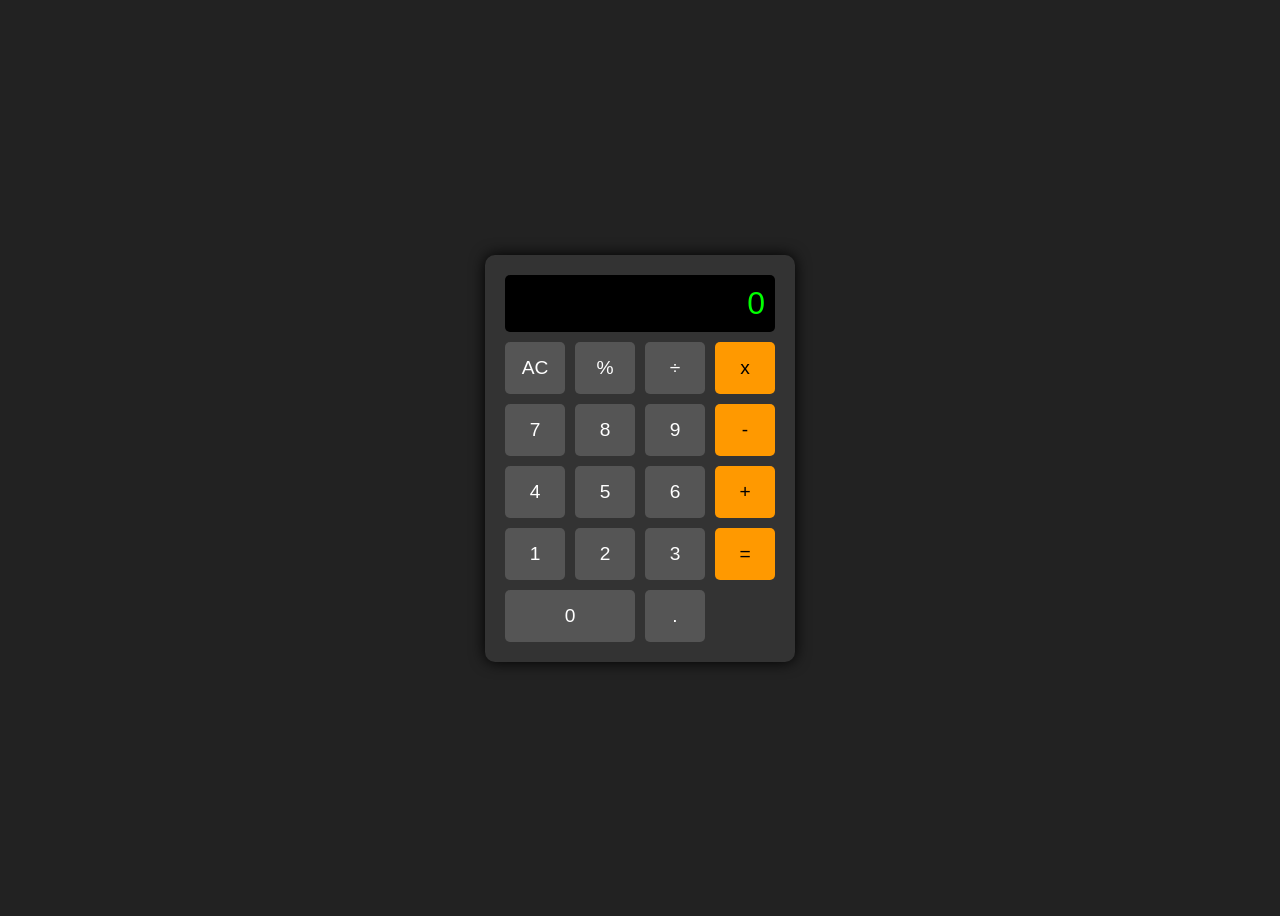
<file: templates/aplicações/complet_apps/calculadora/index.html>
<!DOCTYPE html>
<html lang="pt-BR">
<head>
<meta charset="UTF-8">
<meta name="viewport" content="width=device-width, initial-scale=1.0">
<title>Calculadora</title>
<style>
    body {
        display: flex;
        justify-content: center;
        align-items: center;
        height: 100vh;
        background: #222;
        font-family: Arial, sans-serif;
    }
    .calculadora {
        background: #333;
        padding: 20px;
        border-radius: 10px;
        box-shadow: 0 0 15px #000;
    }
    .resultado {
        background: #000;
        color: #0f0;
        font-size: 2em;
        padding: 10px;
        text-align: right;
        border-radius: 5px;
        margin-bottom: 10px;
        min-width: 220px;
    }
    .botoes {
        display: grid;
        grid-template-columns: repeat(4, 60px);
        grid-gap: 10px;
    }
    button {
        padding: 15px;
        font-size: 1.2em;
        border: none;
        border-radius: 5px;
        cursor: pointer;
        background: #555;
        color: #fff;
        transition: 0.2s;
    }
    button:hover {
        background: #777;
    }
    .operador {
        background: #f90;
        color: #000;
    }
</style>
</head>
<body>
<div class="calculadora">
    <div class="resultado" id="resultado">0</div>
    <div class="botoes">
        <button onclick="clearResultado()">AC</button>
        <button onclick="adicionar('%')">%</button>
        <button onclick="adicionar('/')">÷</button>
        <button onclick="adicionar('*')" class="operador">x</button>

        <button onclick="adicionar('7')">7</button>
        <button onclick="adicionar('8')">8</button>
        <button onclick="adicionar('9')">9</button>
        <button onclick="adicionar('-')" class="operador">-</button>

        <button onclick="adicionar('4')">4</button>
        <button onclick="adicionar('5')">5</button>
        <button onclick="adicionar('6')">6</button>
        <button onclick="adicionar('+')" class="operador">+</button>

        <button onclick="adicionar('1')">1</button>
        <button onclick="adicionar('2')">2</button>
        <button onclick="adicionar('3')">3</button>
        <button onclick="calcular()" class="operador">=</button>

        <button onclick="adicionar('0')" style="grid-column: span 2;">0</button>
        <button onclick="adicionar('.')">.</button>
    </div>
</div>

<script>
    let resultado = document.getElementById('resultado');
    let expressao = '';

    function adicionar(valor) {
        expressao += valor;
        resultado.innerText = expressao;
    }

    function clearResultado() {
        expressao = '';
        resultado.innerText = '0';
    }

    function calcular() {
        try {
            resultado.innerText = eval(expressao);
            expressao = resultado.innerText;
        } catch {
            resultado.innerText = 'Erro';
            expressao = '';
        }
    }
</script>
</body>
</html>
</file>
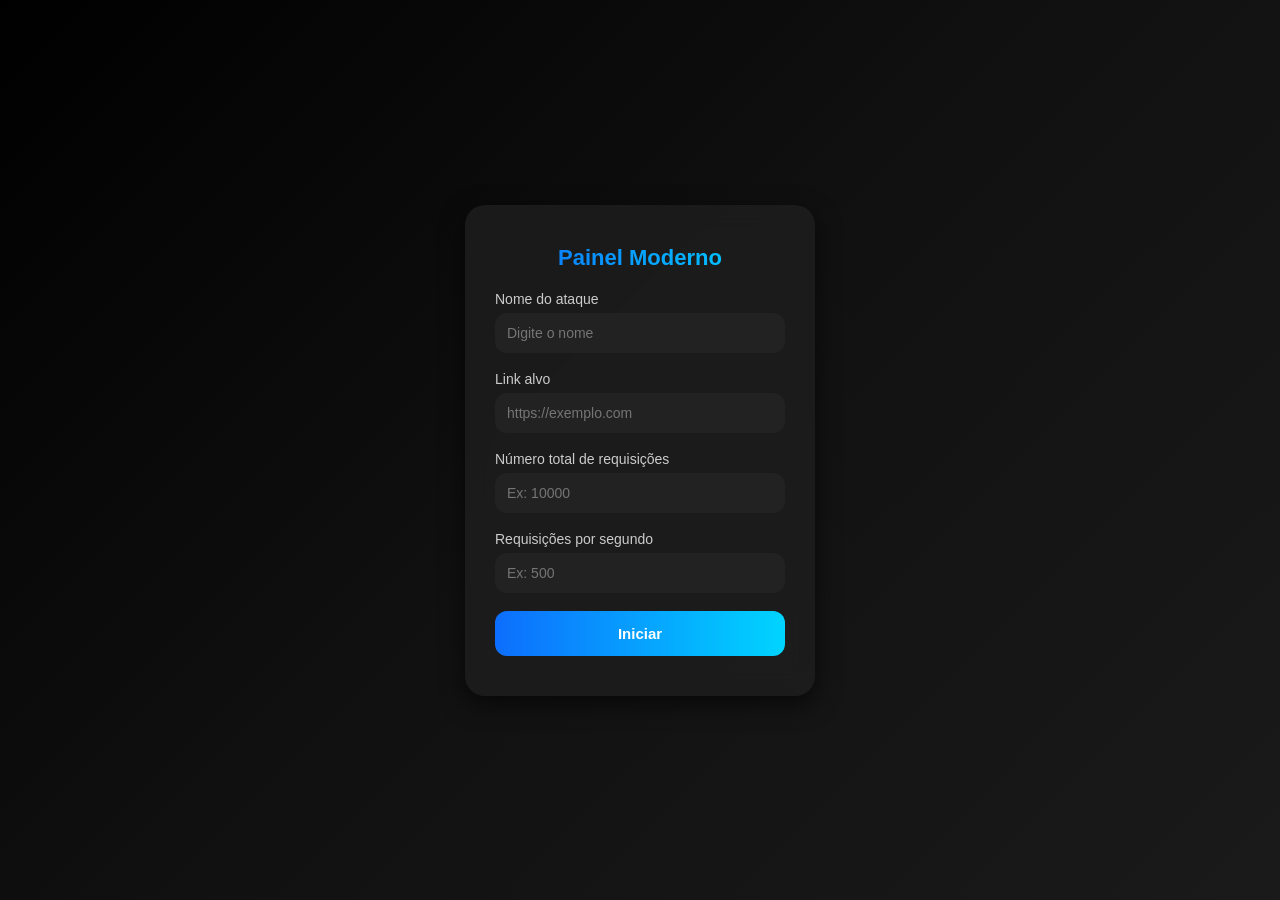
<file: templates/aplicações/complet_apps/ddosPlanet/templates/index.html>
<!DOCTYPE html>
<html lang="pt-BR">
<head>
  <meta charset="UTF-8">
  <meta name="viewport" content="width=device-width, initial-scale=1.0">
  <title>Over drive</title>
  <style>
    /* Reset básico */
    * {
      margin: 0;
      padding: 0;
      box-sizing: border-box;
    }

    body {
      font-family: "Segoe UI", Roboto, sans-serif;
      background: linear-gradient(135deg, #000000, #111111, #1a1a1a);
      color: #f1f1f1;
      min-height: 100vh;
      display: flex;
      justify-content: center;
      align-items: center;
    }

    .content {
      background: rgba(30, 30, 30, 0.8);
      backdrop-filter: blur(12px);
      padding: 40px 30px;
      border-radius: 20px;
      box-shadow: 0 8px 25px rgba(0,0,0,0.6);
      width: 350px;
      text-align: center;
      animation: fadeIn 0.8s ease;
    }

    .content p.title {
      font-size: 22px;
      font-weight: bold;
      margin-bottom: 20px;
      background: linear-gradient(90deg, #0d6efd, #00d4ff);
      -webkit-background-clip: text;
      -webkit-text-fill-color: transparent;
    }

    .content h3, .content p.label {
      margin-bottom: 6px;
      font-weight: 500;
      text-align: left;
      font-size: 14px;
      color: #ccc;
    }

    input {
      width: 100%;
      padding: 12px;
      margin-bottom: 18px;
      border: none;
      border-radius: 12px;
      background: #222;
      color: #fff;
      font-size: 14px;
      outline: none;
      transition: 0.3s;
    }

    input:focus {
      background: #2d2d2d;
      box-shadow: 0 0 0 2px #0d6efd;
    }

    button {
      width: 100%;
      padding: 14px;
      border: none;
      border-radius: 12px;
      background: linear-gradient(90deg, #0d6efd, #00d4ff);
      color: #fff;
      font-size: 15px;
      font-weight: bold;
      cursor: pointer;
      transition: transform 0.2s, box-shadow 0.3s;
    }

    button:hover {
      transform: scale(1.05);
      box-shadow: 0 0 15px rgba(0, 212, 255, 0.6);
    }

    @keyframes fadeIn {
      from { opacity: 0; transform: translateY(20px); }
      to { opacity: 1; transform: translateY(0); }
    }
  </style>
</head>
<body>
  <div class="content">
    <p class="title">Painel Moderno</p>
    
    <h3>Nome do ataque</h3>
    <input type="text" id="nomeatack" placeholder="Digite o nome">

    <h3>Link alvo</h3>
    <input type="url" id="link" placeholder="https://exemplo.com">

    <h3>Número total de requisições</h3>
    <input type="number" id="requisoestotal" placeholder="Ex: 10000">

    <p class="label">Requisições por segundo</p>
    <input type="number" id="requisoessegundo" placeholder="Ex: 500">

    <button>Iniciar</button>
  </div>
</body>
</html>
</file>
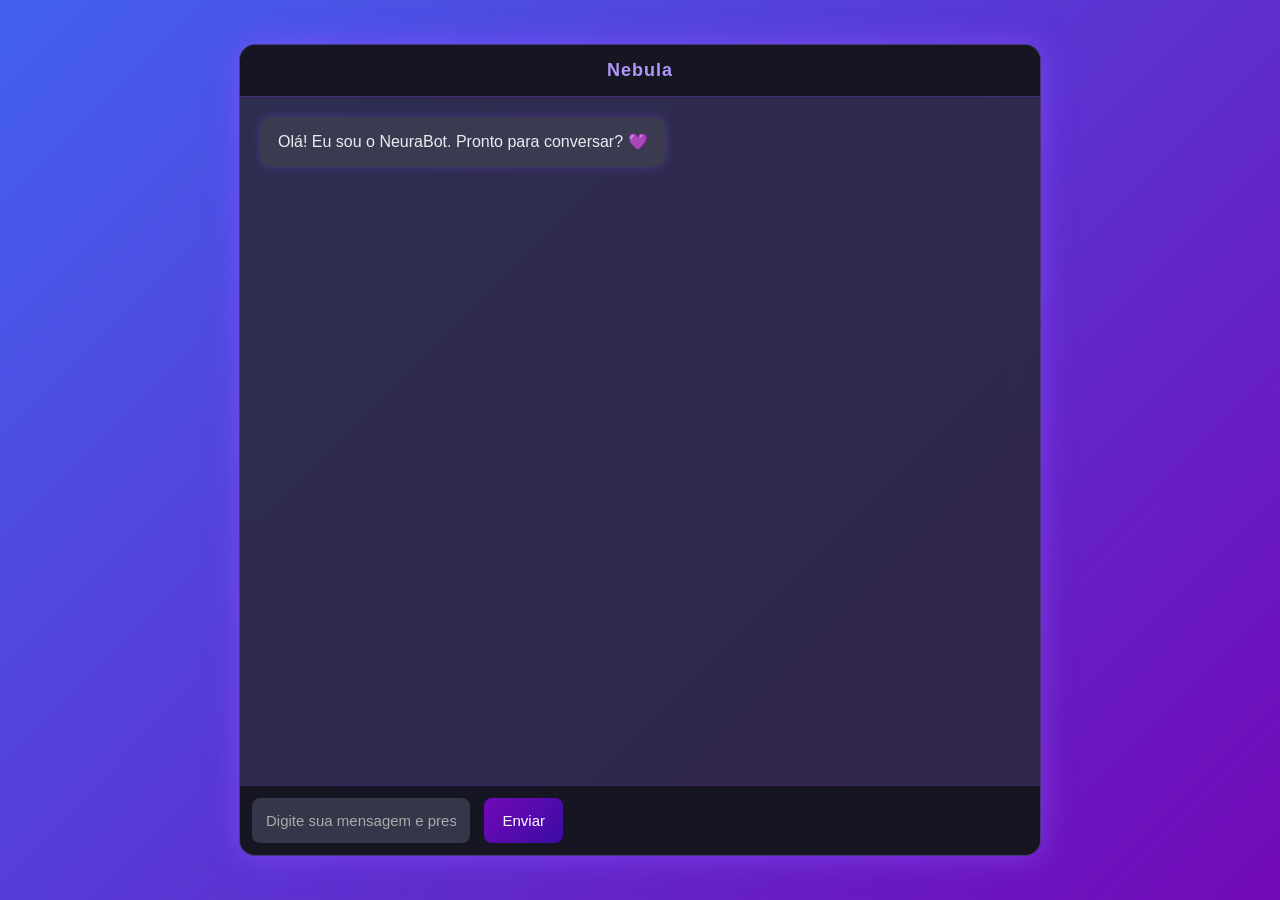
<file: templates/aplicações/complet_apps/nebula_intelegence/templates/index.html>
<!DOCTYPE html>
<html lang="pt-BR">
<head>
  <meta charset="UTF-8">
  <meta name="viewport" content="width=device-width, initial-scale=1.0">
  <title>NeuraBot</title>
  <style>
    /* ===== Fundo com aura animada ===== */
    body {
      margin: 0;
      font-family: "Inter", Arial, sans-serif;
      background: linear-gradient(-45deg, #1a1b26, #2a003f, #3a0ca3, #7209b7, #4361ee);
      background-size: 400% 400%;
      animation: gradientBG 15s ease infinite;
      color: #ececf1;
      display: flex;
      justify-content: center;
      align-items: center;
      height: 100vh;
      overflow: hidden;
    }

    @keyframes gradientBG {
      0% { background-position: 0% 50%; }
      50% { background-position: 100% 50%; }
      100% { background-position: 0% 50%; }
    }

    /* ===== Container do chat ===== */
    .chat-container {
      width: 90%;
      max-width: 800px;
      height: 90vh;
      background: rgba(40, 40, 55, 0.85);
      backdrop-filter: blur(12px);
      border-radius: 16px;
      display: flex;
      flex-direction: column;
      overflow: hidden;
      box-shadow: 0 0 30px rgba(140, 82, 255, 0.6);
      border: 1px solid rgba(140, 82, 255, 0.3);
    }

    .chat-header {
      background: rgba(20, 20, 30, 0.9);
      padding: 15px;
      text-align: center;
      font-weight: bold;
      font-size: 18px;
      border-bottom: 1px solid rgba(140, 82, 255, 0.4);
      color: #b197fc;
      letter-spacing: 1px;
    }

    .chat-messages {
      flex: 1;
      padding: 20px;
      overflow-y: auto;
      display: flex;
      flex-direction: column;
      gap: 12px;
    }

    .message {
      padding: 14px 18px;
      border-radius: 12px;
      max-width: 75%;
      line-height: 1.4;
      animation: fadeIn 0.3s ease;
    }

    .user {
      background: linear-gradient(135deg, #7209b7, #3a0ca3);
      color: #fff;
      align-self: flex-end;
      box-shadow: 0 0 10px rgba(114, 9, 183, 0.5);
    }

    .bot {
      background: rgba(60, 60, 80, 0.9);
      align-self: flex-start;
      color: #ececf1;
      box-shadow: 0 0 10px rgba(140, 82, 255, 0.3);
    }

    .chat-input {
      display: flex;
      padding: 12px;
      background: rgba(20, 20, 30, 0.9);
      border-top: 1px solid rgba(140, 82, 255, 0.3);
    }

    .chat-input input {
      flex: 1;
      padding: 14px;
      border: none;
      border-radius: 8px;
      outline: none;
      font-size: 15px;
      background: rgba(60, 60, 80, 0.85);
      color: #ececf1;
    }

    .chat-input input::placeholder {
      color: #aaa;
    }

    .chat-input button {
      margin-left: 10px;
      background: linear-gradient(135deg, #7209b7, #3a0ca3);
      border: none;
      border-radius: 8px;
      color: white;
      font-size: 15px;
      padding: 14px 18px;
      cursor: pointer;
      transition: transform 0.2s ease, box-shadow 0.2s ease;
    }

    .chat-input button:hover {
      transform: scale(1.05);
      box-shadow: 0 0 12px rgba(140, 82, 255, 0.7);
    }

    @keyframes fadeIn {
      from {opacity: 0; transform: translateY(5px);}
      to {opacity: 1; transform: translateY(0);}
    }
  </style>
</head>
<body>
  <div class="chat-container">
    <div class="chat-header">Nebula</div>
    <div class="chat-messages" id="chatMessages">
      <div class="message bot">Olá! Eu sou o NeuraBot. Pronto para conversar? 💜</div>
    </div>
    <div class="chat-input">
        <form action="/mensagem" method="post">
      <input type="text" name="mensagem" id="userInput" placeholder="Digite sua mensagem e pressione Enter...">
      <button type="submit" onclick="sendMessage()">Enviar</button>
      </form>
    </div>
  </div>

  <script>
    const input = document.getElementById('userInput');
    const messages = document.getElementById('chatMessages');

    function sendMessage() {
      const userText = input.value.trim();
      if (userText === "") return;

      addMessage(userText, "user");

      // Resposta fake do bot com delay + "digitando"
      setTimeout(() => {
        addMessage("💡 Você disse: " + userText, "bot");
      }, 1000);

      input.value = "";
    }

    function addMessage(text, sender) {
      const msg = document.createElement("div");
      msg.className = "message " + sender;
      msg.innerText = text;
      messages.appendChild(msg);
      messages.scrollTop = messages.scrollHeight;
    }

    // Enviar com Enter
    input.addEventListener("keypress", function(e) {
      if (e.key === "Enter") {
        sendMessage();
      }
    });
  </script>
</body>
</html>
</file>
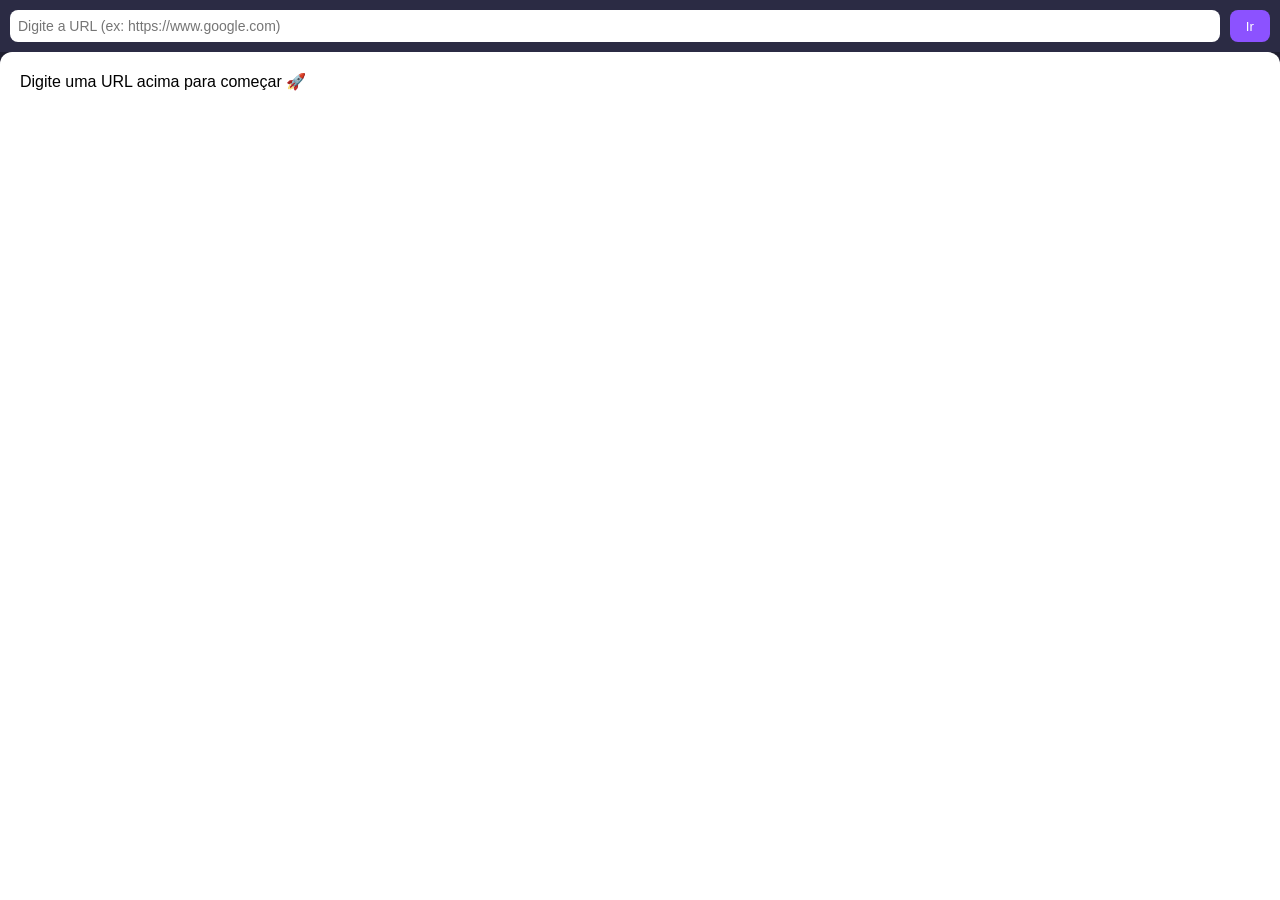
<file: templates/aplicações/complet_apps/nebula_serch/templates/index.html>
<!DOCTYPE html>
<html lang="pt-BR">
<head>
  <meta charset="UTF-8">
  <meta name="viewport" content="width=device-width, initial-scale=1.0">
  <title>Nebula Browser</title>
  <style>
    body {
      margin: 0;
      font-family: Arial, sans-serif;
      background: #1e1e2f;
      color: white;
      display: flex;
      flex-direction: column;
      height: 100vh;
    }
    .topbar {
      display: flex;
      padding: 10px;
      background: #2b2b44;
    }
    .topbar input {
      flex: 1;
      padding: 8px;
      border: none;
      border-radius: 8px;
      font-size: 14px;
      margin-right: 10px;
    }
    .topbar button {
      background: #8c52ff;
      color: white;
      border: none;
      padding: 8px 16px;
      border-radius: 8px;
      cursor: pointer;
      transition: 0.3s;
    }
    .topbar button:hover {
      background: #613cc1;
    }
    #browser {
      flex: 1;
      background: #fff;
      color: #000;
      overflow: auto;
      padding: 20px;
      border-radius: 12px 12px 0 0;
    }
  </style>
</head>
<body>
  <div class="topbar">
    <input type="text" id="url" placeholder="Digite a URL (ex: https://www.google.com)">
    <button onclick="navegar()">Ir</button>
  </div>
  <div id="browser">Digite uma URL acima para começar 🚀</div>

  <script>
    let ws = new WebSocket("ws://localhost:8765");

    ws.onopen = () => {
      console.log("✅ Conectado ao servidor WebSocket");
    };

    ws.onmessage = (event) => {
      const data = JSON.parse(event.data);
      if (data.error) {
        document.getElementById("browser").innerHTML = `<p style="color:red">Erro: ${data.error}</p>`;
      } else {
        document.getElementById("browser").innerHTML = `
          <h2>${data.title}</h2>
          <p><b>URL:</b> ${data.url}</p>
          <p><b>Tamanho HTML:</b> ${data.length} caracteres</p>
        `;
      }
    };

    function navegar() {
      const url = document.getElementById("url").value;
      if (!url) return;
      document.getElementById("browser").innerHTML = "⏳ Carregando...";

      ws.send(JSON.stringify({ url }));
    }
  </script>
</body>
</html>
</file>
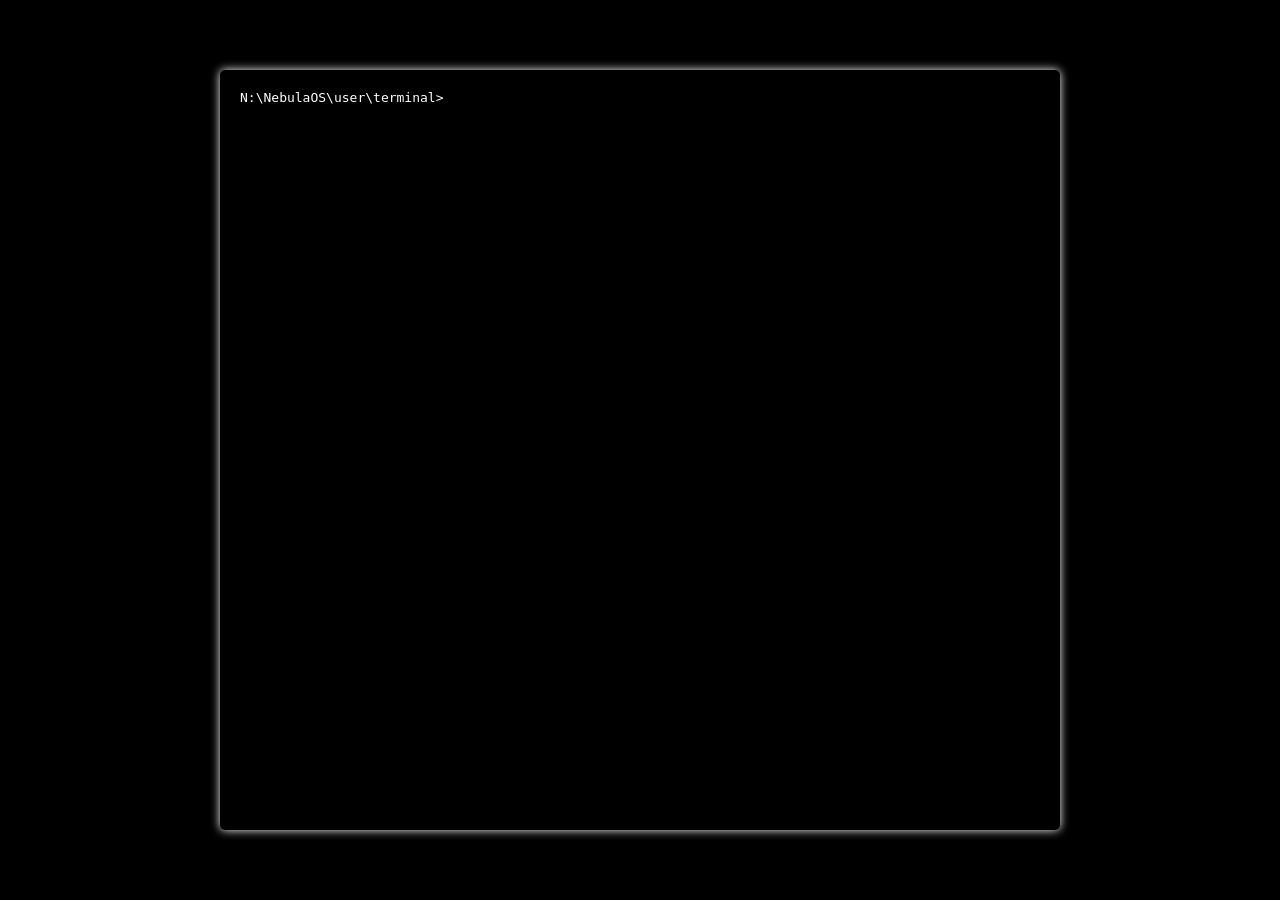
<file: templates/aplicações/complet_apps/termicloud/templates/index.html>
<!DOCTYPE html>
<html lang="pt-BR">
<head>
<meta charset="UTF-8">
<meta name="viewport" content="width=device-width, initial-scale=1.0">
<title>Nebula Terminal</title>
<style>
  body {
    margin: 0;
    height: 100vh;
    background-color: black;
    color: white;
    font-family: monospace;
    display: flex;
    justify-content: center;
    align-items: center;
  }

  #terminal {
    width: 90%;
    max-width: 800px;
    height: 80%;
    background-color: rgba(0,0,0,1);
    padding: 20px;
    overflow-y: auto;
    border-radius: 5px;
    box-shadow: 0 0 10px #fff;
    display: flex;
    flex-direction: column;
  }

  .line {
    display: flex;
    flex-wrap: wrap;
    margin-bottom: 2px;
  }

  .prompt {
    margin-right: 5px;
  }

  #input {
    background: transparent;
    border: none;
    outline: none;
    color: white;
    font-family: monospace;
    font-weight: bold;
    flex: 1;
  }

  ::-webkit-scrollbar {
    width: 8px;
  }

  ::-webkit-scrollbar-thumb {
    background-color: #888;
    border-radius: 4px;
  }
</style>
</head>
<body>
<div id="terminal">
  <div class="line">
    <span class="prompt">N:\NebulaOS\user\terminal&gt;</span>
    <input type="text" id="input" name="input" autofocus>
  </div>
</div>

<script>
const input = document.getElementById('input');
const terminal = document.getElementById('terminal');

input.addEventListener('keydown', function(e) {
  if(e.key === 'Enter'){
    const value = input.value.trim();
    if(value){
      const newLine = document.createElement('div');
      newLine.className = 'line';
      newLine.innerHTML = `<span class="prompt">C:\\NebulaOS\\user&gt;</span> ${value}`;
      terminal.insertBefore(newLine, terminal.lastElementChild);
    }
    input.value = '';
    terminal.scrollTop = terminal.scrollHeight;
  }
});
</script>
</body>
</html>
</file>
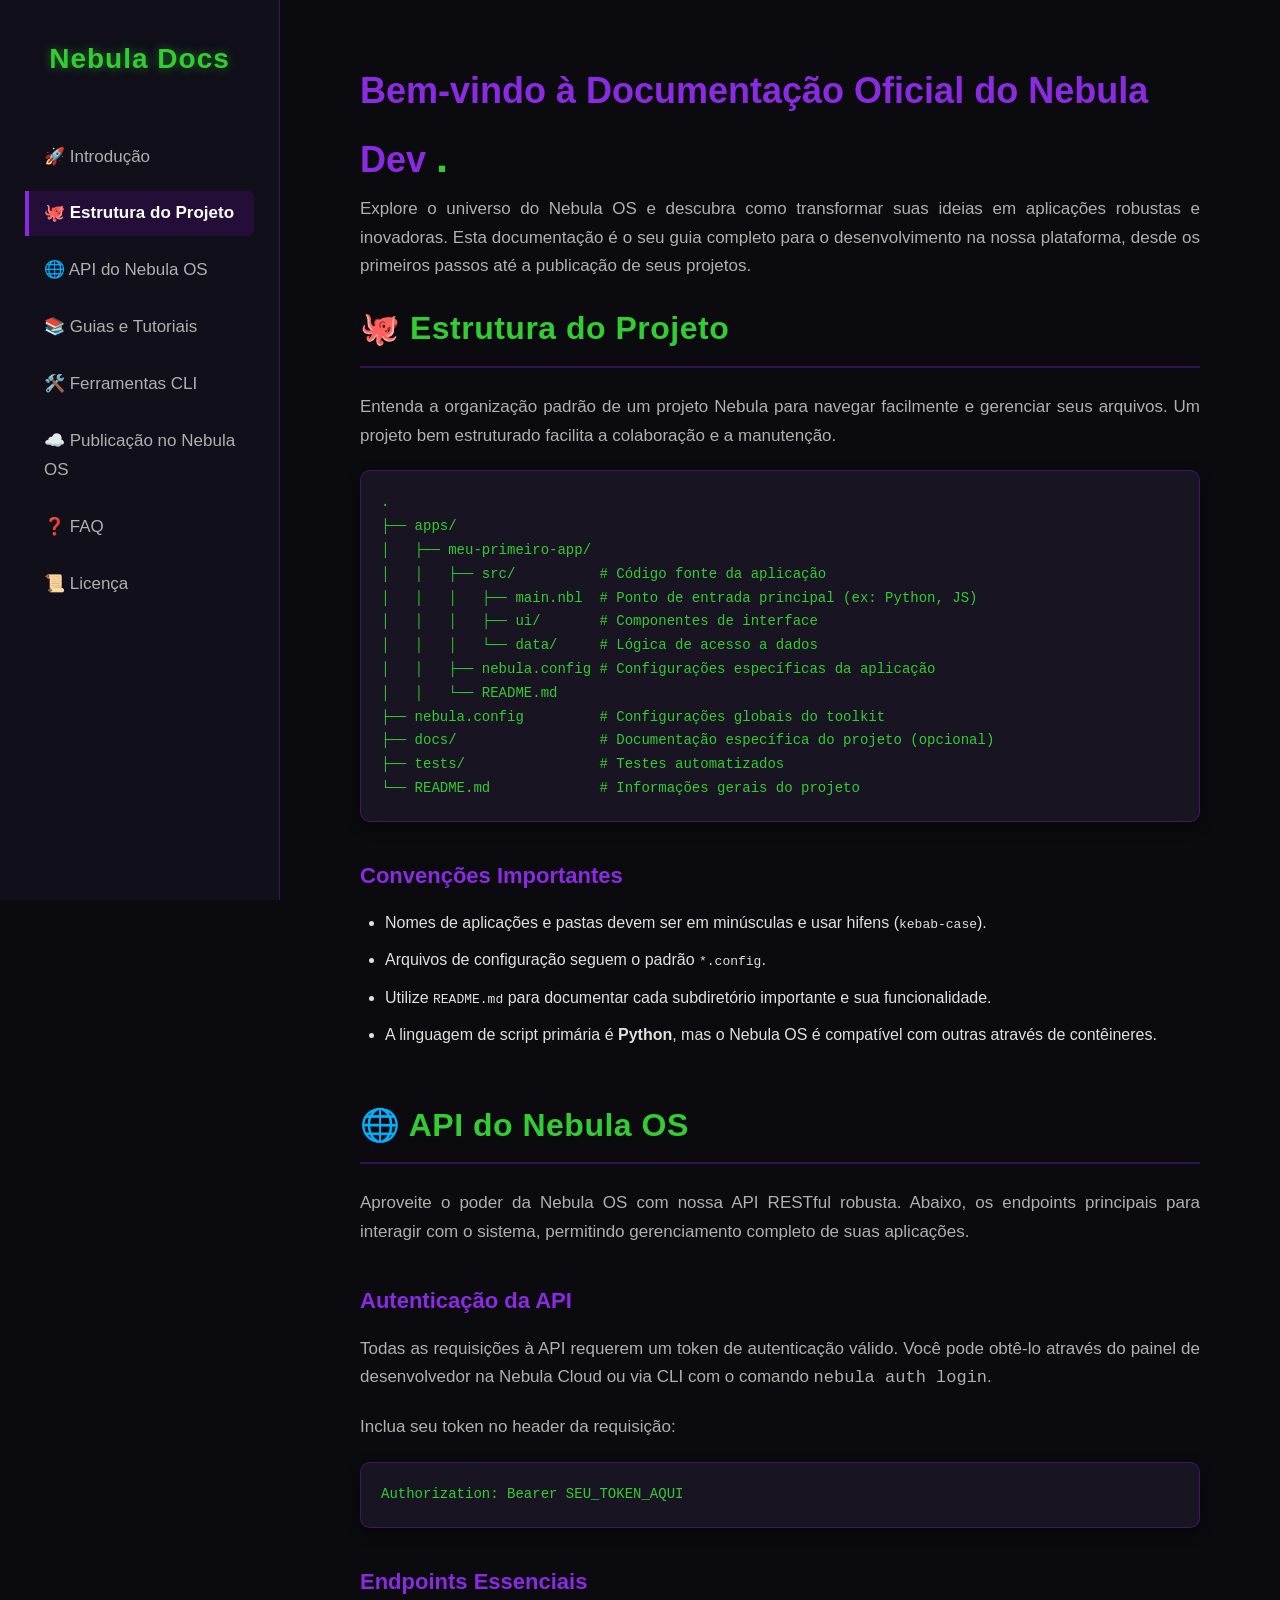
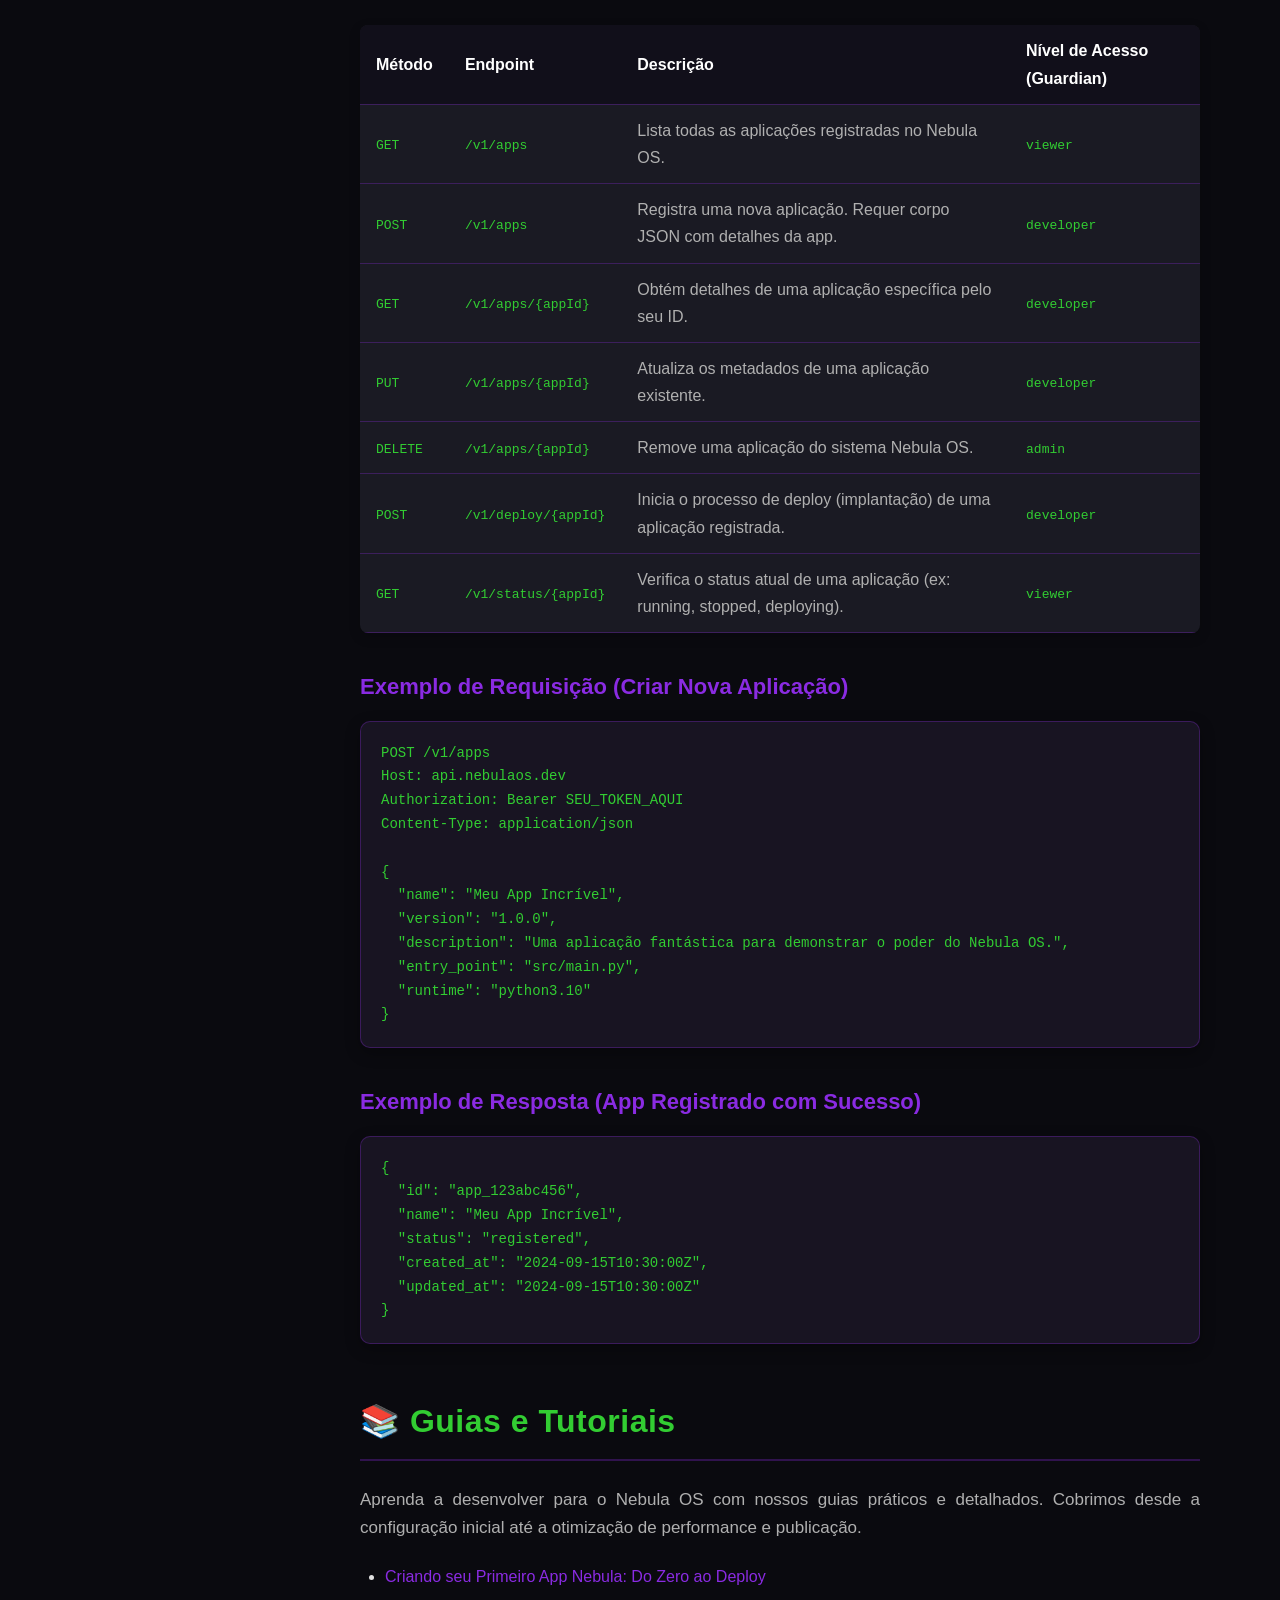
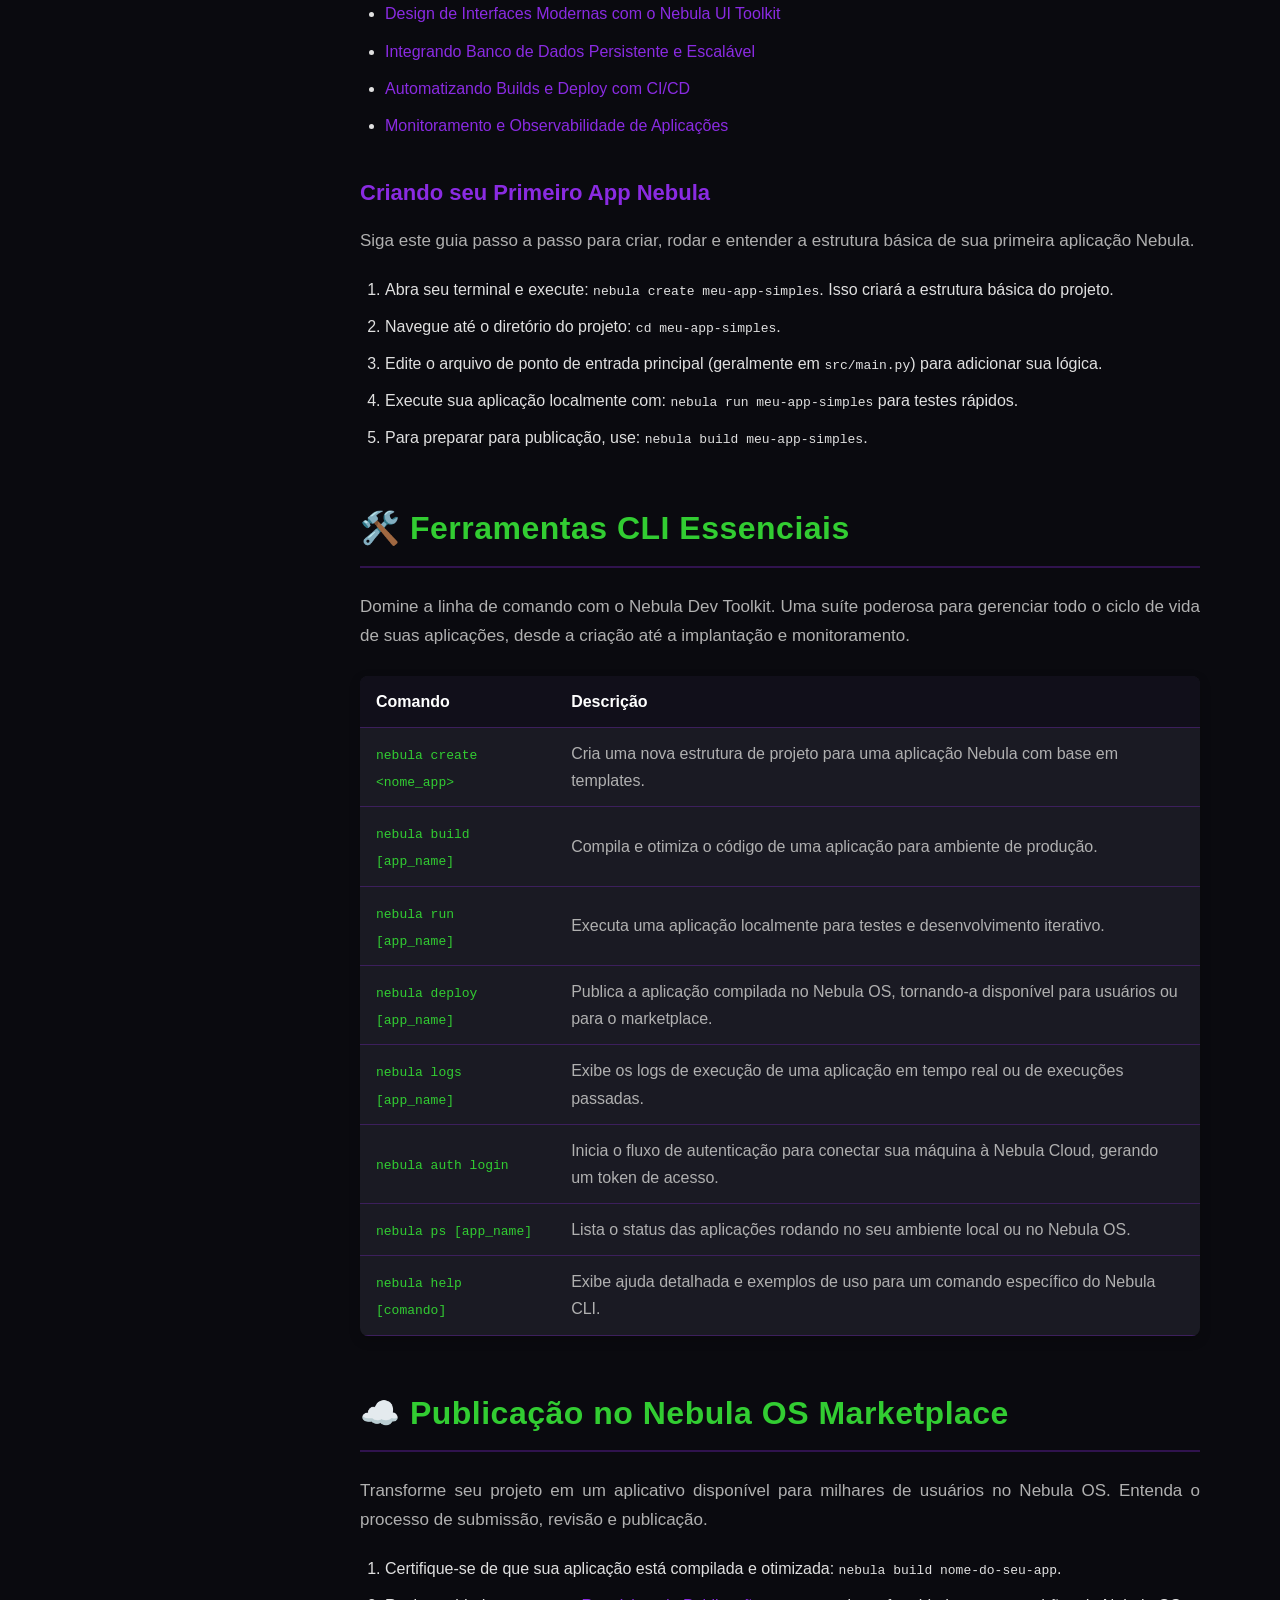
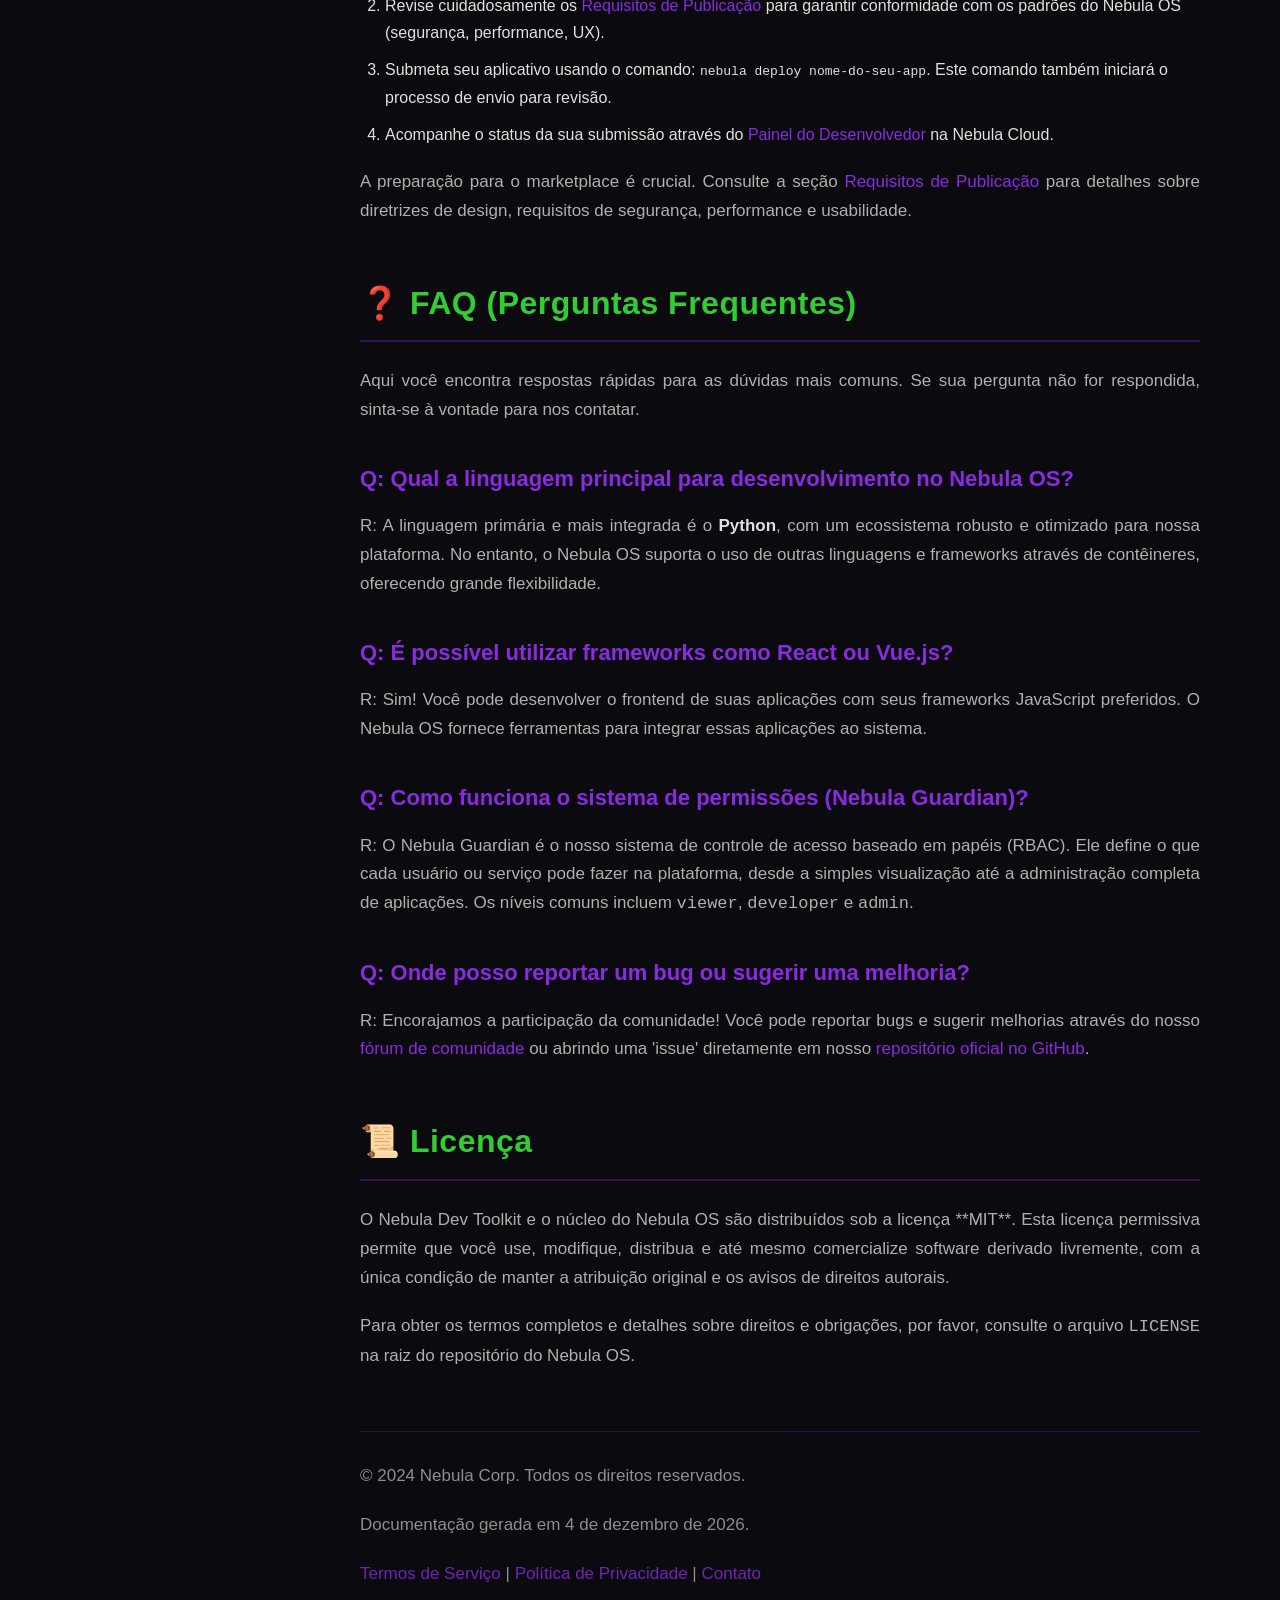
<file: documentacao.html>
<!DOCTYPE html>
<html lang="pt-BR">
<head>
    <meta charset="UTF-8">
    <meta name="viewport" content="width=device-width, initial-scale=1.0">
    <title>Square Dev | Documentação Oficial</title>
    <style>
        /* ---------- Reset Styles ---------- */
        * {
            margin: 0;
            padding: 0;
            box-sizing: border-box;
        }

        /* ---------- Global Variables ---------- */
        :root {
            --background-dark: #0a0a0f; /* Fundo muito escuro, quase preto */
            --sidebar-bg: #110f1a; /* Roxo escuro para a sidebar */
            --content-bg: #1a1a23; /* Cinza escuro para o conteúdo */
            --primary-purple: #8A2BE2; /* Roxo vibrante (Blue Violet) */
            --secondary-purple: #6A0DAD; /* Roxo mais escuro */
            --accent-green: #32CD32; /* Verde Limão para destaques e títulos */
            --text-light: #e0e0e0; /* Texto principal claro */
            --text-muted: #b0b0b0; /* Texto secundário/descrições */
            --border-color: rgba(138, 43, 226, 0.3); /* Borda com a cor roxa */
            --code-bg: #181422; /* Fundo de blocos de código */
            --hover-shadow: rgba(138, 43, 226, 0.35);
        }

        /* ---------- Base ---------- */
        html {
            scroll-behavior: smooth; /* Animação suave ao rolar para âncoras */
        }

        body {
            font-family: 'Segoe UI', 'Roboto', 'Helvetica Neue', sans-serif;
            background-color: var(--background-dark);
            color: var(--text-light);
            line-height: 1.7;
            overflow-x: hidden; /* Previne scroll horizontal */
            display: flex; /* Usa flexbox para layout */
        }

        /* ---------- Layout ---------- */
        .wrapper {
            display: flex; /* Flexbox para sidebar e conteúdo */
            width: 100%;
        }

        /* ---------- Sidebar ---------- */
        .sidebar {
            background: var(--sidebar-bg);
            width: 280px; /* Largura fixa para a sidebar */
            min-width: 280px;
            height: 100vh; /* Altura total da viewport */
            position: sticky;
            top: 0;
            overflow-y: auto; /* Permite scroll se o conteúdo for muito longo */
            padding: 35px 25px;
            border-right: 1px solid var(--border-color);
            display: flex;
            flex-direction: column;
            transition: all 0.3s ease;
        }

        .sidebar-title {
            color: var(--accent-green);
            font-size: 28px;
            font-weight: 700;
            text-align: center;
            margin-bottom: 40px;
            letter-spacing: 1px;
            text-shadow: 0 0 10px rgba(50, 205, 50, 0.5); /* Efeito de brilho verde */
        }

        .sidebar nav a {
            display: block;
            color: var(--text-muted);
            text-decoration: none;
            margin: 12px 0;
            font-size: 17px;
            padding: 8px 15px;
            border-left: 4px solid transparent;
            transition: color .3s ease, border-left-color .3s ease, transform .2s ease;
            border-radius: 0 6px 6px 0; /* Cantos arredondados na esquerda */
        }

        .sidebar nav a:hover {
            color: var(--primary-purple); /* Muda para roxo ao passar o mouse */
            border-left: 4px solid var(--primary-purple);
            transform: translateX(5px); /* Pequeno deslocamento */
            text-shadow: 0 0 5px rgba(138, 43, 226, 0.5);
        }

        .sidebar nav a.active { /* Estilo para o link ativo (pode ser controlado por JS) */
            color: #fff;
            border-left: 4px solid var(--primary-purple);
            font-weight: 600;
            background-color: rgba(106, 13, 173, 0.2); /* Fundo sutil roxo para o ativo */
            border-radius: 0 6px 6px 0;
        }

        /* ---------- Main Content ---------- */
        .content {
            flex-grow: 1; /* Faz o conteúdo ocupar o espaço restante */
            padding: 60px 80px; /* Mais padding para um visual espaçado */
            max-width: 1000px; /* Limita a largura máxima para melhor legibilidade */
            margin: 0 auto; /* Centraliza o bloco de conteúdo */
            animation: fadeIn 0.8s ease-out forwards;
        }

        @keyframes fadeIn {
            from { opacity: 0; transform: translateY(20px); }
            to { opacity: 1; transform: translateY(0); }
        }

        .content h2 {
            font-size: 32px;
            color: var(--accent-green);
            margin-top: 50px;
            margin-bottom: 25px;
            padding-bottom: 10px;
            border-bottom: 2px solid var(--border-color);
            font-weight: 700;
            letter-spacing: 0.5px;
            display: flex;
            align-items: center;
            gap: 10px; /* Espaço entre emoji e texto */
        }

        .content h2:first-of-type { /* Título principal da página */
            margin-top: 0;
        }

        .content h3 {
            font-size: 22px;
            margin-top: 35px;
            margin-bottom: 15px;
            color: var(--primary-purple); /* Título de seção secundário roxo */
            font-weight: 600;
        }

        .content p {
            font-size: 17px;
            margin-bottom: 20px;
            color: var(--text-muted);
            text-align: justify; /* Justifica o texto para um visual mais limpo */
        }

        .content p strong {
            color: var(--text-light); /* Palavras em negrito com cor clara */
        }

        /* ---------- Code Blocks ---------- */
        pre {
            background: var(--code-bg);
            padding: 20px;
            border-radius: 10px;
            overflow-x: auto; /* Scroll horizontal se o código for muito longo */
            margin-bottom: 25px;
            border: 1px solid var(--border-color);
            box-shadow: 0 5px 15px rgba(0,0,0,0.3);
            transition: transform 0.3s ease, box-shadow 0.3s ease;
        }

        pre:hover {
            transform: translateY(-3px);
            box-shadow: 0 8px 20px rgba(0,0,0,0.4);
        }

        pre code {
            font-family: 'Consolas', 'Monaco', 'Andale Mono', 'Ubuntu Mono', monospace;
            color: var(--accent-green); /* Código em verde */
            display: block; /* Para melhor formatação */
            white-space: pre; /* Mantém espaços e quebras de linha */
            font-size: 14px;
        }

        /* ---------- Tables ---------- */
        table {
            width: 100%;
            border-collapse: collapse;
            margin: 25px 0;
            background: var(--content-bg);
            border-radius: 8px;
            overflow: hidden; /* Aplica bordas arredondadas à tabela */
            box-shadow: 0 4px 12px rgba(0,0,0,0.2);
            transition: transform 0.3s ease, box-shadow 0.3s ease;
        }

        table:hover {
            transform: translateY(-2px);
            box-shadow: 0 6px 15px rgba(0,0,0,0.3);
        }

        th, td {
            padding: 12px 16px;
            border-bottom: 1px solid var(--border-color);
            text-align: left;
        }

        th {
            background: var(--sidebar-bg); /* Fundo roxo escuro para cabeçalhos */
            color: #fff;
            font-weight: 600;
            font-size: 16px;
        }

        td {
            color: var(--text-muted);
        }

        td code {
            color: var(--accent-green); /* Código em célula em verde */
        }

        /* ---------- Links ---------- */
        a {
            color: var(--primary-purple);
            text-decoration: none;
            transition: color .3s ease, text-shadow .3s ease;
        }
        a:hover {
            color: #fff; /* Muda para branco ao passar o mouse */
            text-shadow: 0 0 8px rgba(255, 255, 255, 0.5); /* Efeito de brilho */
        }

        /* ---------- Call to Action (CTA) Button ---------- */
        .cta-button {
            display: inline-block;
            margin-top: 40px;
            padding: 14px 30px;
            background-color: var(--primary-purple);
            color: #fff;
            font-size: 18px;
            font-weight: 600;
            border-radius: 8px;
            transition: background-color .3s ease, transform .2s ease, box-shadow .3s ease;
            box-shadow: 0 5px 20px var(--hover-shadow); /* Sombra roxa */
            border: none;
            cursor: pointer;
            text-align: center;
        }

        .cta-button:hover {
            background-color: var(--secondary-purple); /* Roxo mais escuro ao hover */
            transform: translateY(-3px);
            box-shadow: 0 8px 25px rgba(106, 13, 173, 0.4);
        }

        /* ---------- Lists ---------- */
        ul, ol {
            margin-bottom: 20px;
            padding-left: 25px;
        }
        li {
            margin-bottom: 10px;
        }

        /* ---------- Footer ---------- */
        footer {
            text-align: center;
            margin-top: 60px;
            padding: 30px 0;
            font-size: 14px;
            color: var(--text-muted);
            border-top: 1px solid var(--border-color);
            opacity: 0.8;
            transition: opacity 0.3s ease;
        }
        footer:hover {
            opacity: 1;
        }
        footer a {
            color: var(--primary-purple);
        }
        footer a:hover {
            color: #fff;
            text-shadow: 0 0 5px rgba(255, 255, 255, 0.5);
        }

        /* ---------- Responsive Design ---------- */
        @media (max-width: 992px) {
            .wrapper {
                flex-direction: column; /* Empilha sidebar e conteúdo em telas menores */
            }
            .sidebar {
                width: 100%;
                height: auto; /* Altura ajustável */
                min-height: 30vh; /* Altura mínima para a sidebar */
                position: relative; /* Remove posicionamento fixo */
                border-right: none;
                border-bottom: 1px solid var(--border-color);
                padding: 25px 20px;
            }
            .sidebar-title {
                margin-bottom: 25px;
            }
            .content {
                padding: 40px 20px; /* Reduz padding em telas menores */
                max-width: 100%; /* Ocupa largura total */
            }
        }
    </style>
</head>
<body>

    <div class="wrapper">
        <aside class="sidebar">
            <h1 class="sidebar-title">Nebula Docs</h1>
            <nav>
                <a href="#introducao">🚀 Introdução</a>
                <a href="#estrutura">🐙 Estrutura do Projeto</a>
                <a href="#api">🌐 API do Nebula OS</a>
                <a href="#guias">📚 Guias e Tutoriais</a>
                <a href="#cli">🛠️ Ferramentas CLI</a>
                <a href="#publicacao">☁️ Publicação no Nebula OS</a>
                <a href="#faq">❓ FAQ</a>
                <a href="#licenca">📜 Licença</a>
            </nav>
        </aside>

        <main class="content">
            <h1 id="introducao" style="font-size: 36px; color: var(--primary-purple); margin-top: 0;">
                Bem-vindo à Documentação Oficial do Nebula Dev
                <span style="color: var(--accent-green); font-size: 1.2em;">.</span>
            </h1>
            <p>
                Explore o universo do Nebula OS e descubra como transformar suas ideias em aplicações robustas e inovadoras. Esta documentação é o seu guia completo para o desenvolvimento na nossa plataforma, desde os primeiros passos até a publicação de seus projetos.
            </p>

            <h2 id="estrutura">🐙 Estrutura do Projeto</h2>
            <p>
                Entenda a organização padrão de um projeto Nebula para navegar facilmente e gerenciar seus arquivos. Um projeto bem estruturado facilita a colaboração e a manutenção.
            </p>
            <pre><code>.
├── apps/
│   ├── meu-primeiro-app/
│   │   ├── src/          # Código fonte da aplicação
│   │   │   ├── main.nbl  # Ponto de entrada principal (ex: Python, JS)
│   │   │   ├── ui/       # Componentes de interface
│   │   │   └── data/     # Lógica de acesso a dados
│   │   ├── nebula.config # Configurações específicas da aplicação
│   │   └── README.md
├── nebula.config         # Configurações globais do toolkit
├── docs/                 # Documentação específica do projeto (opcional)
├── tests/                # Testes automatizados
└── README.md             # Informações gerais do projeto
</code></pre>
            <h3>Convenções Importantes</h3>
            <ul>
                <li>Nomes de aplicações e pastas devem ser em minúsculas e usar hifens (<code>kebab-case</code>).</li>
                <li>Arquivos de configuração seguem o padrão <code>*.config</code>.</li>
                <li>Utilize <code>README.md</code> para documentar cada subdiretório importante e sua funcionalidade.</li>
                <li>A linguagem de script primária é <strong>Python</strong>, mas o Nebula OS é compatível com outras através de contêineres.</li>
            </ul>

            <h2 id="api">🌐 API do Nebula OS</h2>
            <p>
                Aproveite o poder da Nebula OS com nossa API RESTful robusta. Abaixo, os endpoints principais para interagir com o sistema, permitindo gerenciamento completo de suas aplicações.
            </p>
            <h3>Autenticação da API</h3>
            <p>Todas as requisições à API requerem um token de autenticação válido. Você pode obtê-lo através do painel de desenvolvedor na Nebula Cloud ou via CLI com o comando <code>nebula auth login</code>.</p>
            <p>Inclua seu token no header da requisição:</p>
            <pre><code>Authorization: Bearer SEU_TOKEN_AQUI</code></pre>

            <h3>Endpoints Essenciais</h3>
            <table>
                <thead>
                    <tr>
                        <th>Método</th>
                        <th>Endpoint</th>
                        <th>Descrição</th>
                        <th>Nível de Acesso (Guardian)</th>
                    </tr>
                </thead>
                <tbody>
                    <tr>
                        <td><code>GET</code></td>
                        <td><code>/v1/apps</code></td>
                        <td>Lista todas as aplicações registradas no Nebula OS.</td>
                        <td><code>viewer</code></td>
                    </tr>
                    <tr>
                        <td><code>POST</code></td>
                        <td><code>/v1/apps</code></td>
                        <td>Registra uma nova aplicação. Requer corpo JSON com detalhes da app.</td>
                        <td><code>developer</code></td>
                    </tr>
                    <tr>
                        <td><code>GET</code></td>
                        <td><code>/v1/apps/{appId}</code></td>
                        <td>Obtém detalhes de uma aplicação específica pelo seu ID.</td>
                        <td><code>developer</code></td>
                    </tr>
                    <tr>
                        <td><code>PUT</code></td>
                        <td><code>/v1/apps/{appId}</code></td>
                        <td>Atualiza os metadados de uma aplicação existente.</td>
                        <td><code>developer</code></td>
                    </tr>
                    <tr>
                        <td><code>DELETE</code></td>
                        <td><code>/v1/apps/{appId}</code></td>
                        <td>Remove uma aplicação do sistema Nebula OS.</td>
                        <td><code>admin</code></td>
                    </tr>
                    <tr>
                        <td><code>POST</code></td>
                        <td><code>/v1/deploy/{appId}</code></td>
                        <td>Inicia o processo de deploy (implantação) de uma aplicação registrada.</td>
                        <td><code>developer</code></td>
                    </tr>
                    <tr>
                        <td><code>GET</code></td>
                        <td><code>/v1/status/{appId}</code></td>
                        <td>Verifica o status atual de uma aplicação (ex: running, stopped, deploying).</td>
                        <td><code>viewer</code></td>
                    </tr>
                </tbody>
            </table>

            <h3>Exemplo de Requisição (Criar Nova Aplicação)</h3>
            <pre><code>POST /v1/apps
Host: api.nebulaos.dev
Authorization: Bearer SEU_TOKEN_AQUI
Content-Type: application/json

{
  "name": "Meu App Incrível",
  "version": "1.0.0",
  "description": "Uma aplicação fantástica para demonstrar o poder do Nebula OS.",
  "entry_point": "src/main.py",
  "runtime": "python3.10"
}</code></pre>
            <h3>Exemplo de Resposta (App Registrado com Sucesso)</h3>
            <pre><code>{
  "id": "app_123abc456",
  "name": "Meu App Incrível",
  "status": "registered",
  "created_at": "2024-09-15T10:30:00Z",
  "updated_at": "2024-09-15T10:30:00Z"
}</code></pre>

            <h2 id="guias">📚 Guias e Tutoriais</h2>
            <p>
                Aprenda a desenvolver para o Nebula OS com nossos guias práticos e detalhados. Cobrimos desde a configuração inicial até a otimização de performance e publicação.
            </p>
            <ul>
                <li><a href="#tutorial-primeiro-app">Criando seu Primeiro App Nebula: Do Zero ao Deploy</a></li>
                <li><a href="#tutorial-ui-design">Design de Interfaces Modernas com o Nebula UI Toolkit</a></li>
                <li><a href="#tutorial-database">Integrando Banco de Dados Persistente e Escalável</a></li>
                <li><a href="#tutorial-ci-cd">Automatizando Builds e Deploy com CI/CD</a></li>
                <li><a href="#tutorial-observability">Monitoramento e Observabilidade de Aplicações</a></li>
            </ul>
            <h3 id="tutorial-primeiro-app">Criando seu Primeiro App Nebula</h3>
            <p>Siga este guia passo a passo para criar, rodar e entender a estrutura básica de sua primeira aplicação Nebula.</p>
            <ol>
                <li>Abra seu terminal e execute: <code>nebula create meu-app-simples</code>. Isso criará a estrutura básica do projeto.</li>
                <li>Navegue até o diretório do projeto: <code>cd meu-app-simples</code>.</li>
                <li>Edite o arquivo de ponto de entrada principal (geralmente em <code>src/main.py</code>) para adicionar sua lógica.</li>
                <li>Execute sua aplicação localmente com: <code>nebula run meu-app-simples</code> para testes rápidos.</li>
                <li>Para preparar para publicação, use: <code>nebula build meu-app-simples</code>.</li>
            </ol>

            <h2 id="cli">🛠️ Ferramentas CLI Essenciais</h2>
            <p>
                Domine a linha de comando com o Nebula Dev Toolkit. Uma suíte poderosa para gerenciar todo o ciclo de vida de suas aplicações, desde a criação até a implantação e monitoramento.
            </p>
            <table>
                <thead>
                    <tr>
                        <th>Comando</th>
                        <th>Descrição</th>
                    </tr>
                </thead>
                <tbody>
                    <tr>
                        <td><code>nebula create &lt;nome_app&gt;</code></td>
                        <td>Cria uma nova estrutura de projeto para uma aplicação Nebula com base em templates.</td>
                    </tr>
                    <tr>
                        <td><code>nebula build [app_name]</code></td>
                        <td>Compila e otimiza o código de uma aplicação para ambiente de produção.</td>
                    </tr>
                    <tr>
                        <td><code>nebula run [app_name]</code></td>
                        <td>Executa uma aplicação localmente para testes e desenvolvimento iterativo.</td>
                    </tr>
                    <tr>
                        <td><code>nebula deploy [app_name]</code></td>
                        <td>Publica a aplicação compilada no Nebula OS, tornando-a disponível para usuários ou para o marketplace.</td>
                    </tr>
                    <tr>
                        <td><code>nebula logs [app_name]</code></td>
                        <td>Exibe os logs de execução de uma aplicação em tempo real ou de execuções passadas.</td>
                    </tr>
                    <tr>
                        <td><code>nebula auth login</code></td>
                        <td>Inicia o fluxo de autenticação para conectar sua máquina à Nebula Cloud, gerando um token de acesso.</td>
                    </tr>
                    <tr>
                        <td><code>nebula ps [app_name]</code></td>
                        <td>Lista o status das aplicações rodando no seu ambiente local ou no Nebula OS.</td>
                    </tr>
                    <tr>
                        <td><code>nebula help [comando]</code></td>
                        <td>Exibe ajuda detalhada e exemplos de uso para um comando específico do Nebula CLI.</td>
                    </tr>
                </tbody>
            </table>

            <h2 id="publicacao">☁️ Publicação no Nebula OS Marketplace</h2>
            <p>
                Transforme seu projeto em um aplicativo disponível para milhares de usuários no Nebula OS. Entenda o processo de submissão, revisão e publicação.
            </p>
            <ol>
                <li>Certifique-se de que sua aplicação está compilada e otimizada: <code>nebula build nome-do-seu-app</code>.</li>
                <li>Revise cuidadosamente os <a href="#requisitos-marketplace">Requisitos de Publicação</a> para garantir conformidade com os padrões do Nebula OS (segurança, performance, UX).</li>
                <li>Submeta seu aplicativo usando o comando: <code>nebula deploy nome-do-seu-app</code>. Este comando também iniciará o processo de envio para revisão.</li>
                <li>Acompanhe o status da sua submissão através do <a href="#painel-dev">Painel do Desenvolvedor</a> na Nebula Cloud.</li>
            </ol>
            <p>
                A preparação para o marketplace é crucial. Consulte a seção <a href="#requisitos-marketplace">Requisitos de Publicação</a> para detalhes sobre diretrizes de design, requisitos de segurança, performance e usabilidade.
            </p>

            <h2 id="faq">❓ FAQ (Perguntas Frequentes)</h2>
            <p>
                Aqui você encontra respostas rápidas para as dúvidas mais comuns. Se sua pergunta não for respondida, sinta-se à vontade para nos contatar.
            </p>
            <h3>Q: Qual a linguagem principal para desenvolvimento no Nebula OS?</h3>
            <p>R: A linguagem primária e mais integrada é o <strong>Python</strong>, com um ecossistema robusto e otimizado para nossa plataforma. No entanto, o Nebula OS suporta o uso de outras linguagens e frameworks através de contêineres, oferecendo grande flexibilidade.</p>

            <h3>Q: É possível utilizar frameworks como React ou Vue.js?</h3>
            <p>R: Sim! Você pode desenvolver o frontend de suas aplicações com seus frameworks JavaScript preferidos. O Nebula OS fornece ferramentas para integrar essas aplicações ao sistema.</p>

            <h3>Q: Como funciona o sistema de permissões (Nebula Guardian)?</h3>
            <p>R: O Nebula Guardian é o nosso sistema de controle de acesso baseado em papéis (RBAC). Ele define o que cada usuário ou serviço pode fazer na plataforma, desde a simples visualização até a administração completa de aplicações. Os níveis comuns incluem <code>viewer</code>, <code>developer</code> e <code>admin</code>.</p>

            <h3>Q: Onde posso reportar um bug ou sugerir uma melhoria?</h3>
            <p>R: Encorajamos a participação da comunidade! Você pode reportar bugs e sugerir melhorias através do nosso <a href="#feedback">fórum de comunidade</a> ou abrindo uma 'issue' diretamente em nosso <a href="#github-repo">repositório oficial no GitHub</a>.</p>

            <h2 id="licenca">📜 Licença</h2>
            <p>
                O Nebula Dev Toolkit e o núcleo do Nebula OS são distribuídos sob a licença **MIT**. Esta licença permissiva permite que você use, modifique, distribua e até mesmo comercialize software derivado livremente, com a única condição de manter a atribuição original e os avisos de direitos autorais.
            </p>
            <p>
                Para obter os termos completos e detalhes sobre direitos e obrigações, por favor, consulte o arquivo <code>LICENSE</code> na raiz do repositório do Nebula OS.
            </p>

            <footer>
                <p>&copy; 2024 Nebula Corp. Todos os direitos reservados.</p>
                <p>Documentação gerada em <span id="generation-date"></span>.</p>
                <p><a href="#">Termos de Serviço</a> | <a href="#">Política de Privacidade</a> | <a href="#">Contato</a></p>
            </footer>
        </main>
    </div>

    <script>
        // Atualiza a data de geração no rodapé
        document.getElementById('generation-date').textContent = new Date().toLocaleDateString('pt-BR', { year: 'numeric', month: 'long', day: 'numeric' });

        // --- Script para Gerenciamento do Link Ativo na Sidebar ---
        const sidebarLinks = document.querySelectorAll('.sidebar nav a');
        const contentSections = document.querySelectorAll('.content > h2, .content > h3'); // Seleciona títulos e subtítulos

        // Função para atualizar o link ativo com base na rolagem
        function updateActiveLink() {
            let currentSectionId = null;
            let maxVisibleSectionTop = -Infinity; // Para encontrar a seção mais "próxima" do topo

            contentSections.forEach(section => {
                const sectionTop = section.offsetTop - 100; // Ajuste para o offset da navbar/sidebar
                const sectionHeight = section.clientHeight;
                const windowScrollY = window.scrollY;

                // Verifica se a seção está visível ou logo acima da área visível
                if (windowScrollY >= sectionTop && windowScrollY < sectionTop + sectionHeight) {
                    if (sectionTop > maxVisibleSectionTop) { // Prioriza a seção mais alta visível
                        maxVisibleSectionTop = sectionTop;
                        currentSectionId = section.getAttribute('id');
                    }
                } else if (windowScrollY < sectionTop && currentSectionId === null) {
                    // Se ainda não achou nenhuma e esta seção está abaixo,
                    // a mais recente acima é candidata.
                    currentSectionId = section.getAttribute('id');
                }
            });

            sidebarLinks.forEach(link => {
                link.classList.remove('active');
                if (link.getAttribute('href').substring(1) === currentSectionId) {
                    link.classList.add('active');
                }
            });
        }

        // Listener de scroll para atualizar o link ativo
        window.addEventListener('scroll', updateActiveLink);

        // Atualiza o link ativo ao carregar a página (caso o hash já esteja definido)
        // e garante que a página role até o elemento correto.
        window.addEventListener('load', () => {
            // Define o link ativo inicialmente
            updateActiveLink();

            // Se houver um hash na URL, rola suavemente para o elemento correspondente
            if (window.location.hash) {
                const targetElement = document.querySelector(window.location.hash);
                if (targetElement) {
                    // Usa scrollIntoView com um pequeno offset para garantir que o título não fique escondido
                    // pela sidebar/navbar fixa (mesmo que não haja uma navbar fixa neste caso,
                    // o comportamento é mais agradável).
                    targetElement.scrollIntoView({ behavior: 'smooth', block: 'start' });
                    // Atualiza o link ativo após a rolagem
                    setTimeout(updateActiveLink, 500); // Pequeno delay para garantir que a rolagem terminou
                }
            }
        });
    </script>
</body>
</html>
</file>
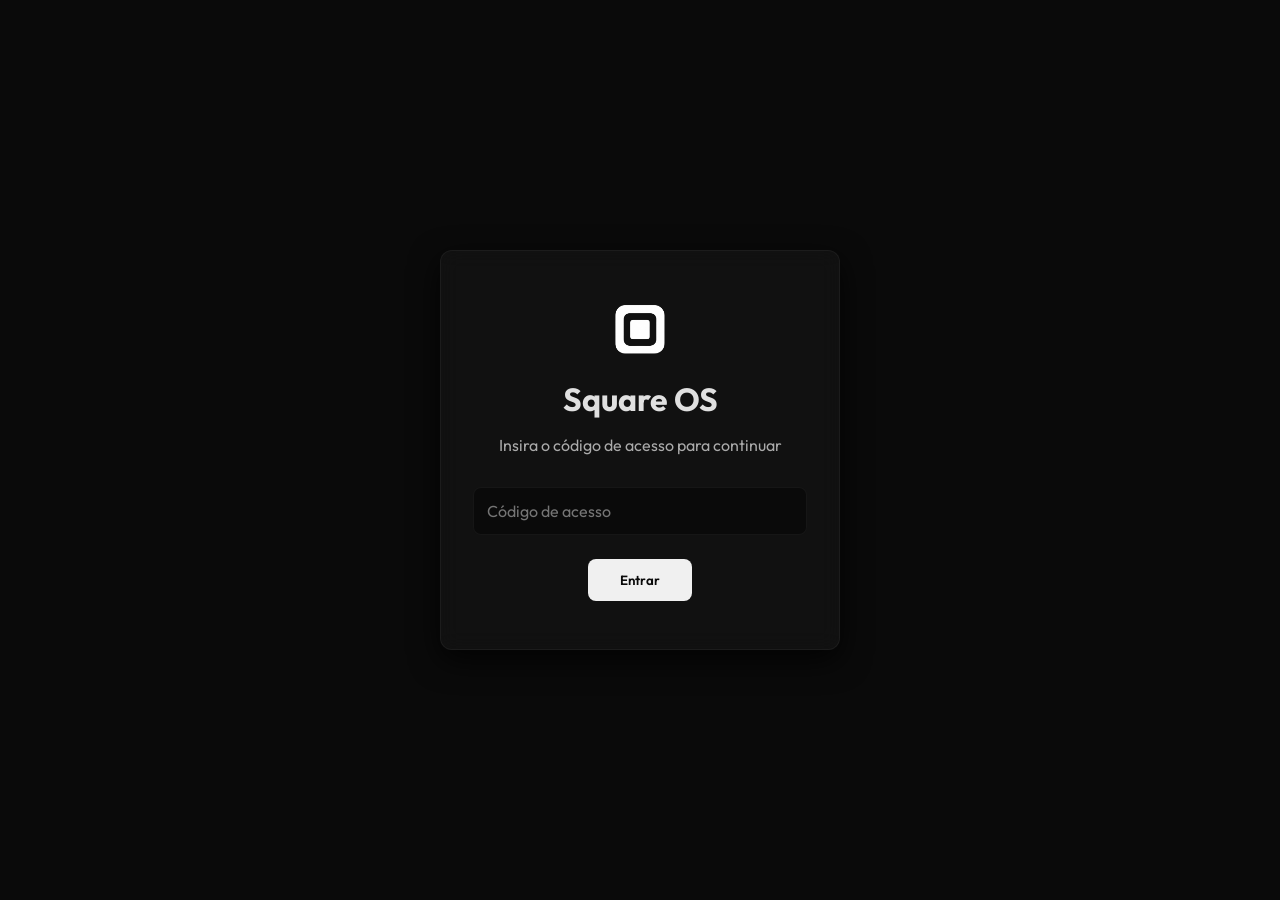
<file: templates/codigoacess.html>
<!DOCTYPE html>
<html lang="pt-BR">
<head>
    <meta charset="UTF-8">
    <meta name="viewport" content="width=device-width, initial-scale=1.0">
    <title>Square OS - Acesso Restrito</title>
    <link href="https://fonts.googleapis.com/css2?family=Outfit:wght@300;400;500;600;700;800&display=swap" rel="stylesheet">
    <link rel="icon" href="assets/icones/icones 1/logo.png" type="image/png">
    <style>
        :root {
            --bg-dark: #0A0A0A;
            --text-light: #F0F0F0;
            --accent-color: #E0E0E0;
            --card-bg: rgba(20, 20, 20, 0.7);
            --border-color: rgba(255, 255, 255, 0.05);
            --shadow-deep: 0 10px 30px rgba(0, 0, 0, 0.8);
            --transition-speed: 0.4s ease-in-out;
        }

        * { box-sizing: border-box; margin: 0; padding: 0; font-family: 'Outfit', sans-serif; }
        body { background: var(--bg-dark); color: var(--text-light); height: 100vh; display: flex; justify-content: center; align-items: center; }
        
        .access-container {
            background: var(--card-bg);
            padding: 3rem 2rem;
            border-radius: 12px;
            border: 1px solid var(--border-color);
            box-shadow: var(--shadow-deep);
            text-align: center;
            backdrop-filter: blur(10px);
            -webkit-backdrop-filter: blur(10px);
            width: 90%;
            max-width: 400px;
        }

        .access-container img {
            height: 60px;
            margin-bottom: 1rem;
        }

        .access-container h1 {
            font-size: 2rem;
            margin-bottom: 1rem;
            color: var(--accent-color);
        }

        .access-container p {
            font-size: 1rem;
            margin-bottom: 2rem;
            color: #aaa;
        }

        .access-container input {
            width: 100%;
            padding: 0.8rem;
            margin-bottom: 1.5rem;
            border-radius: 8px;
            border: 1px solid var(--border-color);
            background: var(--bg-dark);
            color: var(--text-light);
            font-size: 1rem;
        }

        .access-container button {
            background: var(--text-light);
            color: var(--bg-dark);
            padding: 0.8rem 2rem;
            border-radius: 8px;
            font-weight: 600;
            border: none;
            cursor: pointer;
            transition: var(--transition-speed);
        }

        .access-container button:hover {
            background: var(--accent-color);
            transform: translateY(-2px);
        }

        .error-msg {
            color: #ff4d4d;
            margin-bottom: 1rem;
            display: none;
        }
    </style>
</head>
<body>
    <div class="access-container">
        <img src="assets/icones/icones 1/logo.png" alt="Square OS Logo">
        <h1>Square OS</h1>
        <p>Insira o código de acesso para continuar</p>
        <div class="error-msg" id="error-msg">Código inválido!</div>
        <form action="/codigoacessverifican" method="post">
        <input type="password" id="codigo" name="codigo" placeholder="Código de acesso">
        
        <button type="submit">Entrar</button>
        </form>
    </div>

    
</body>
</html>
</file>
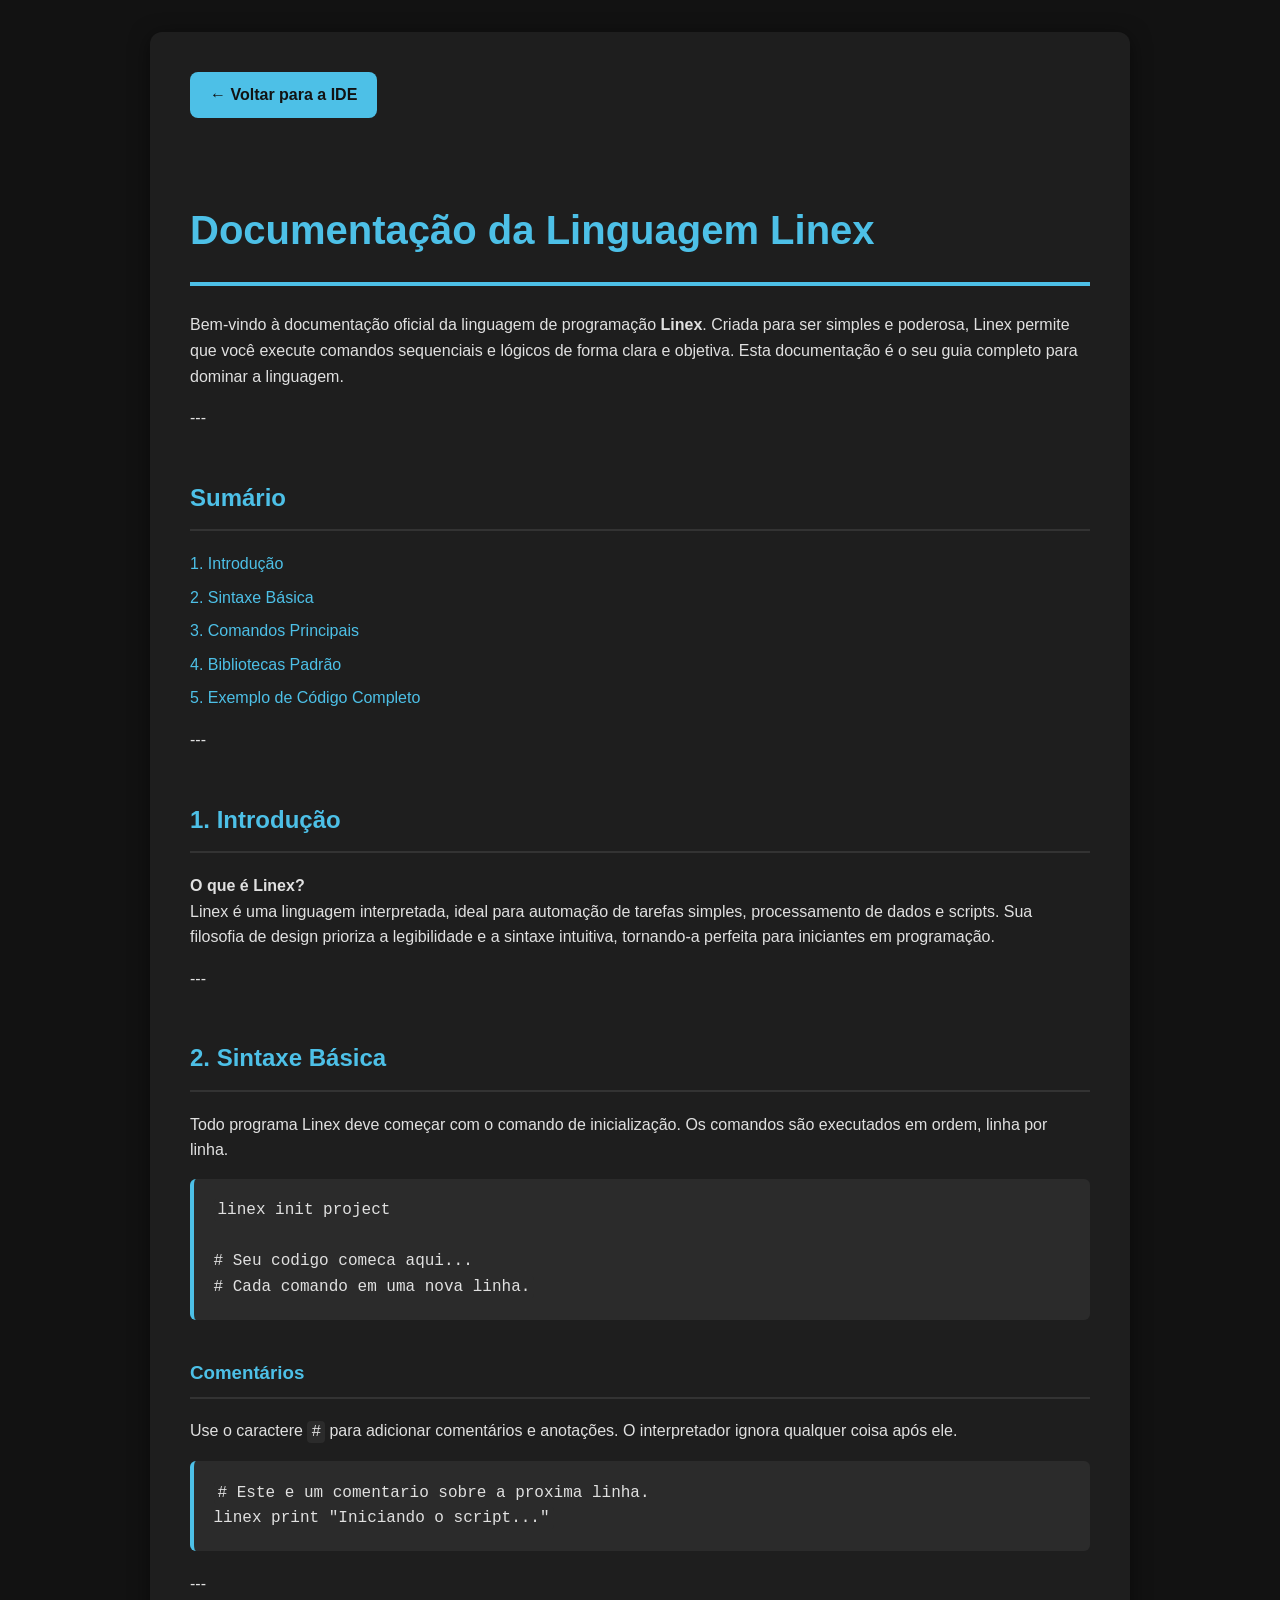
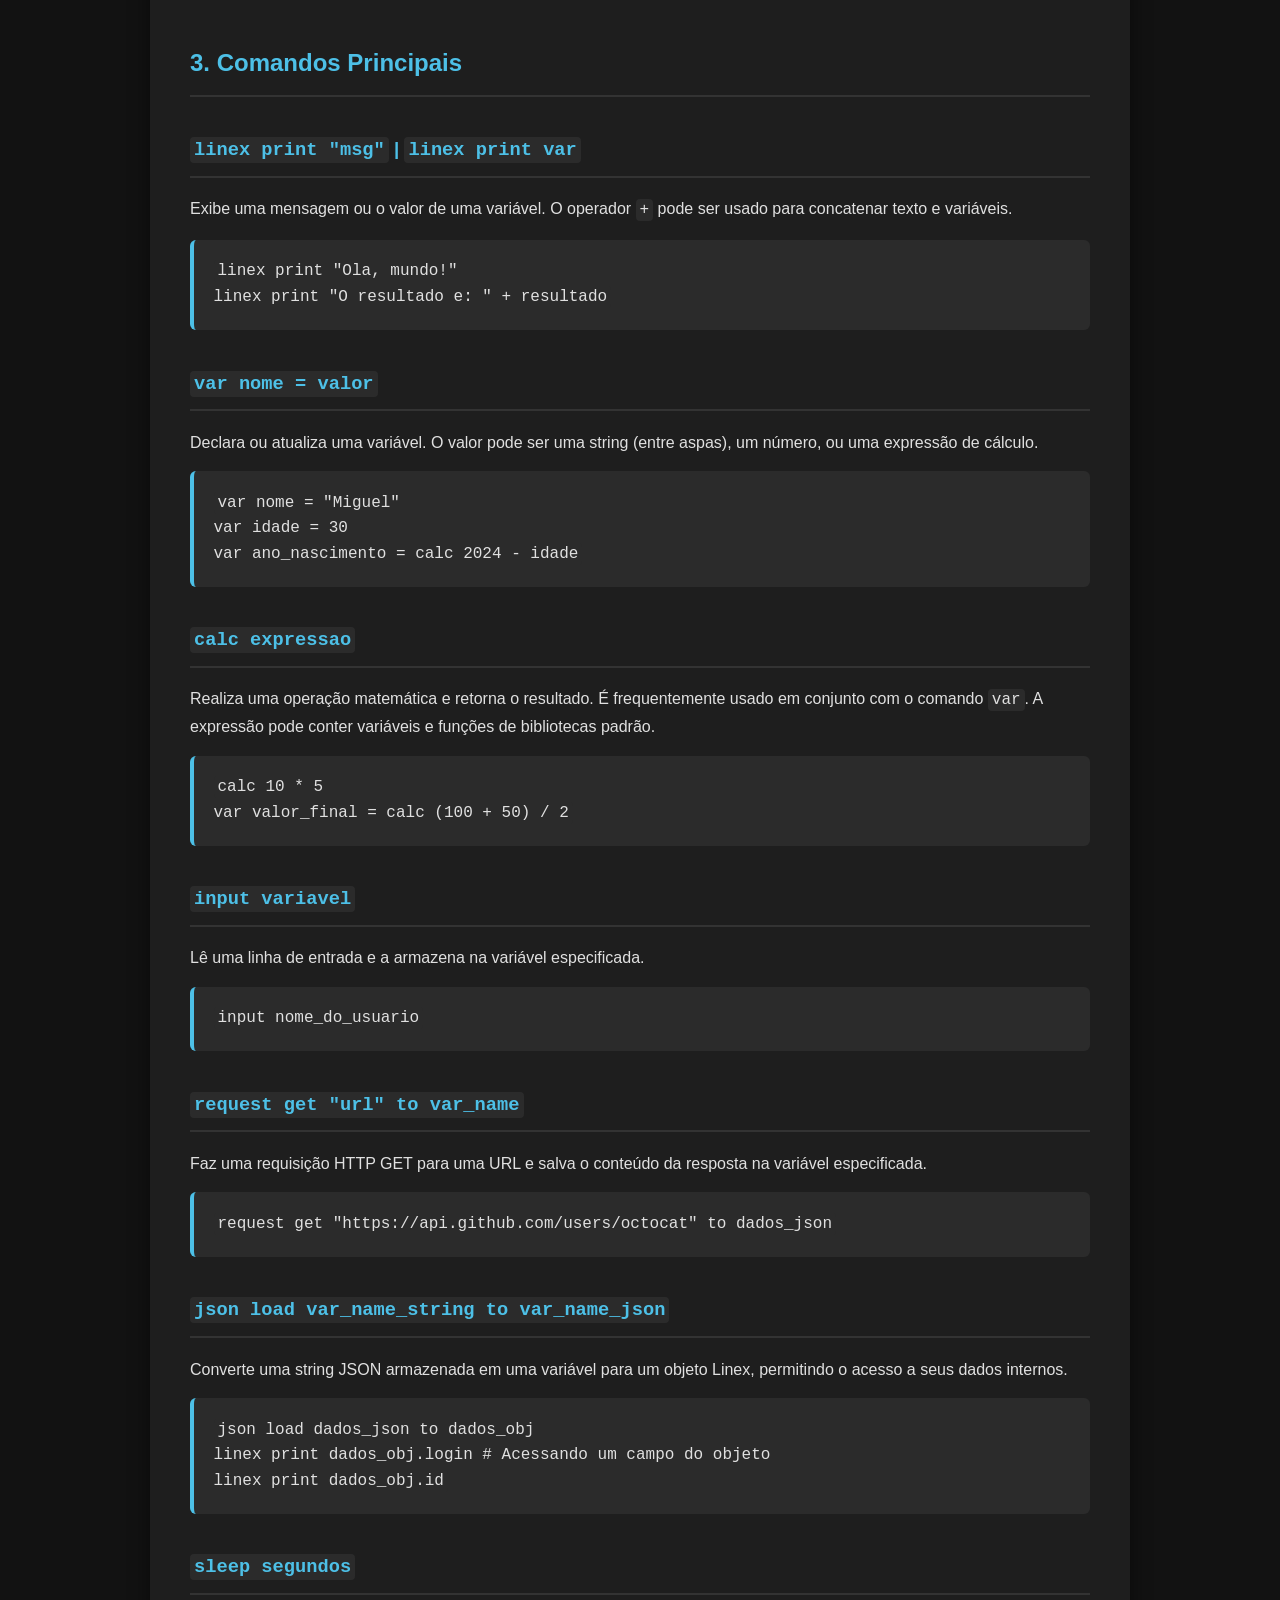
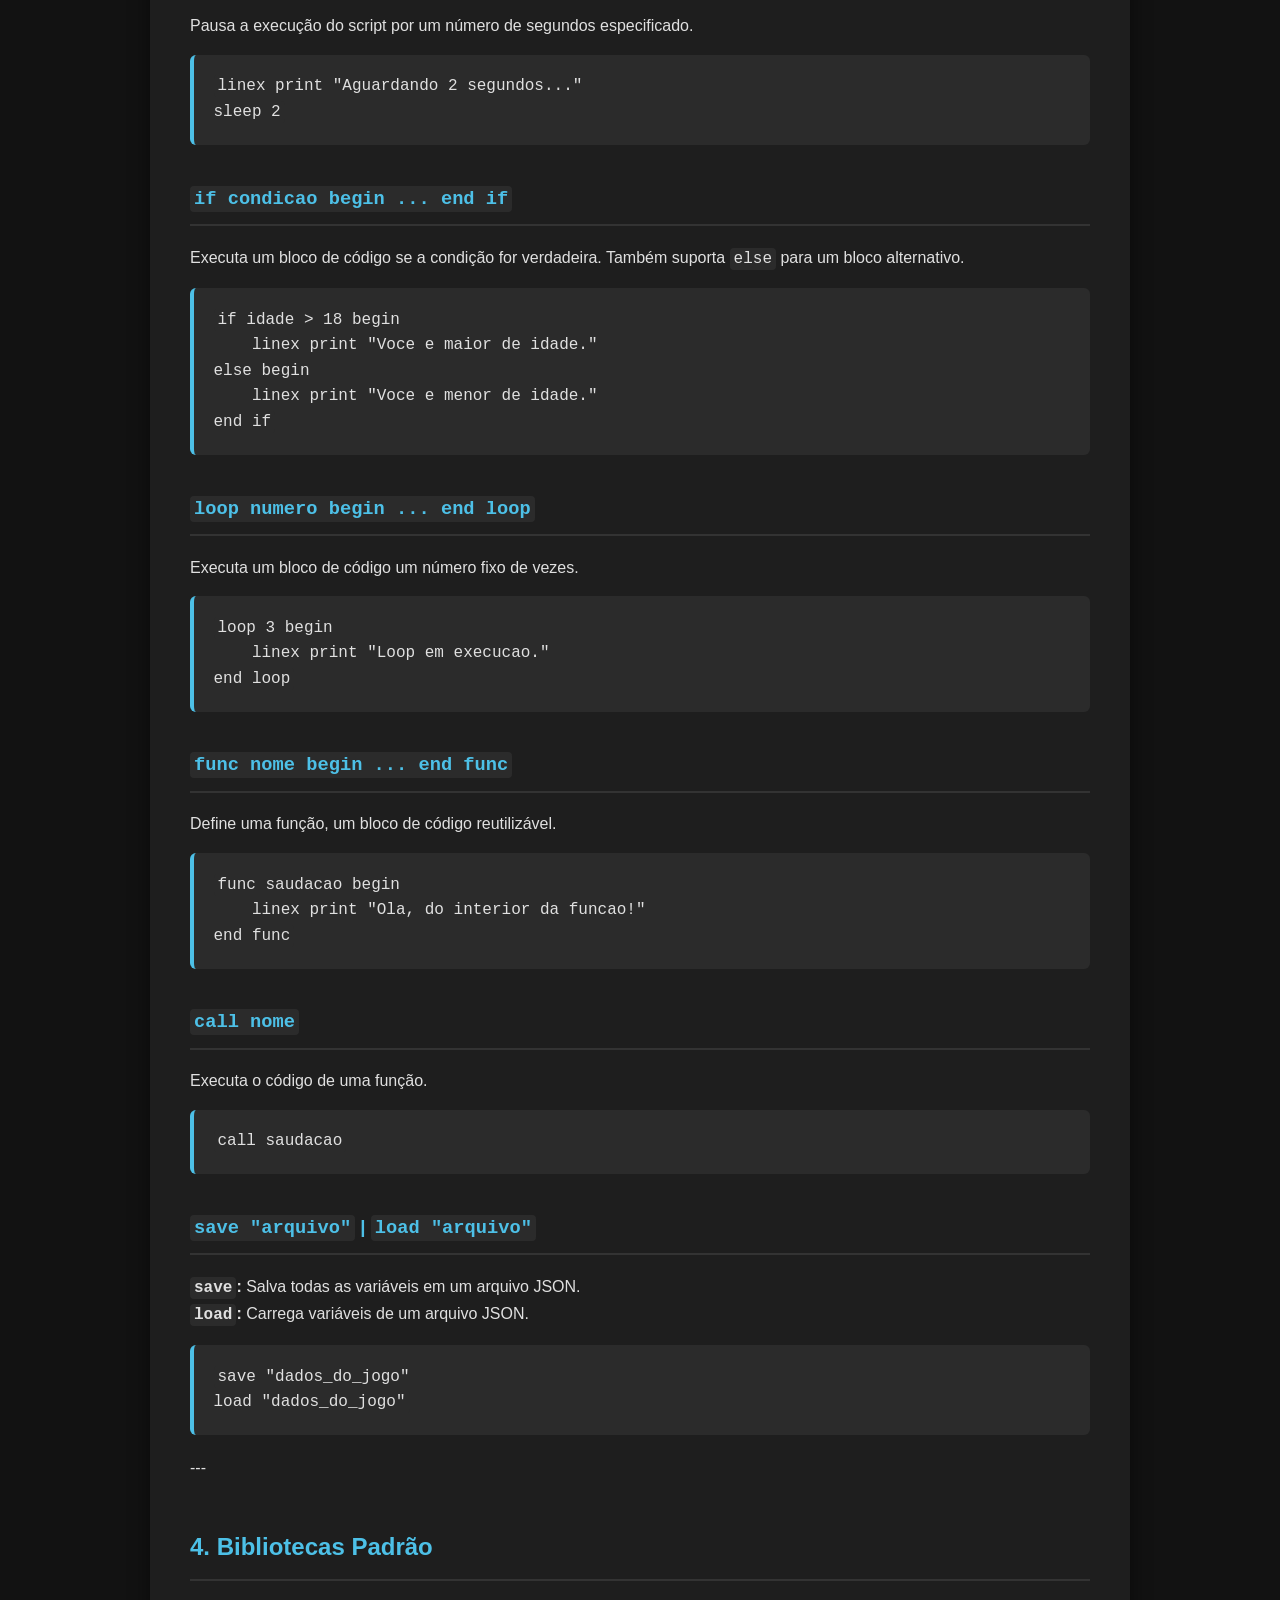
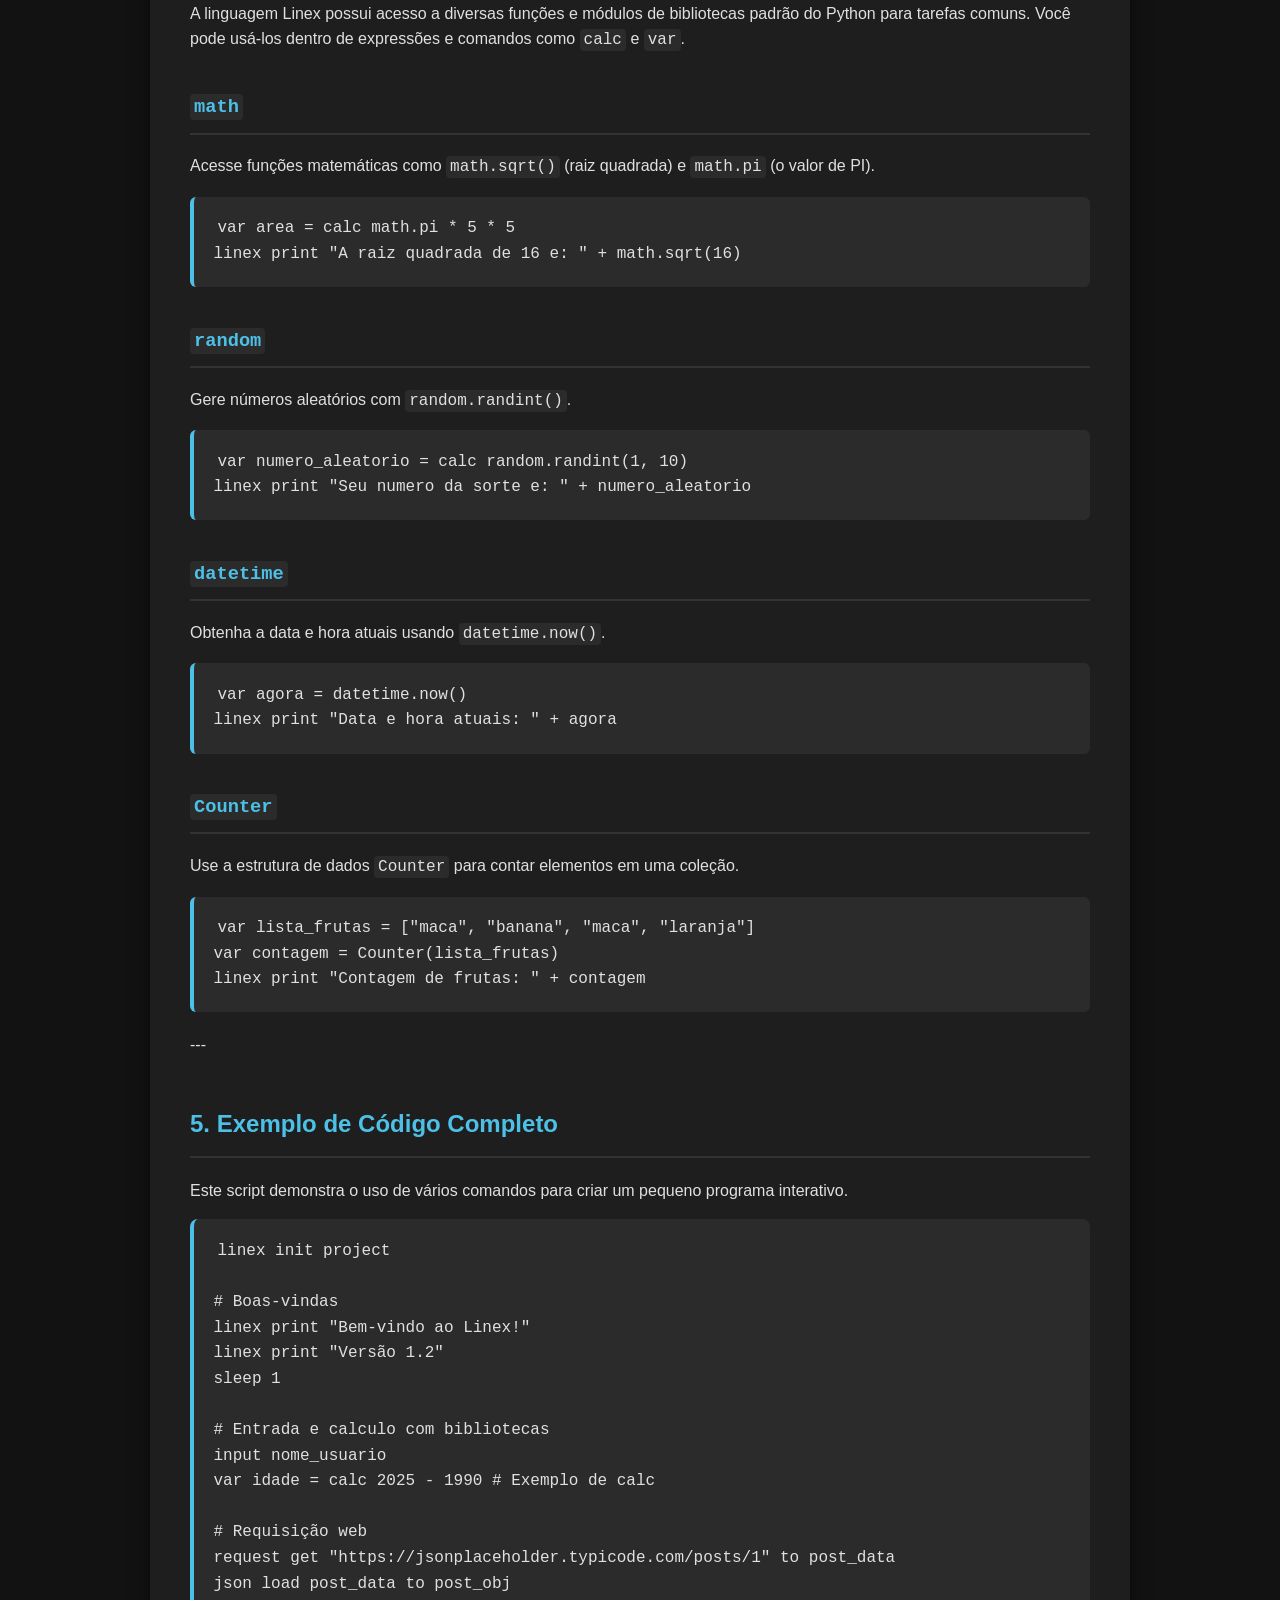
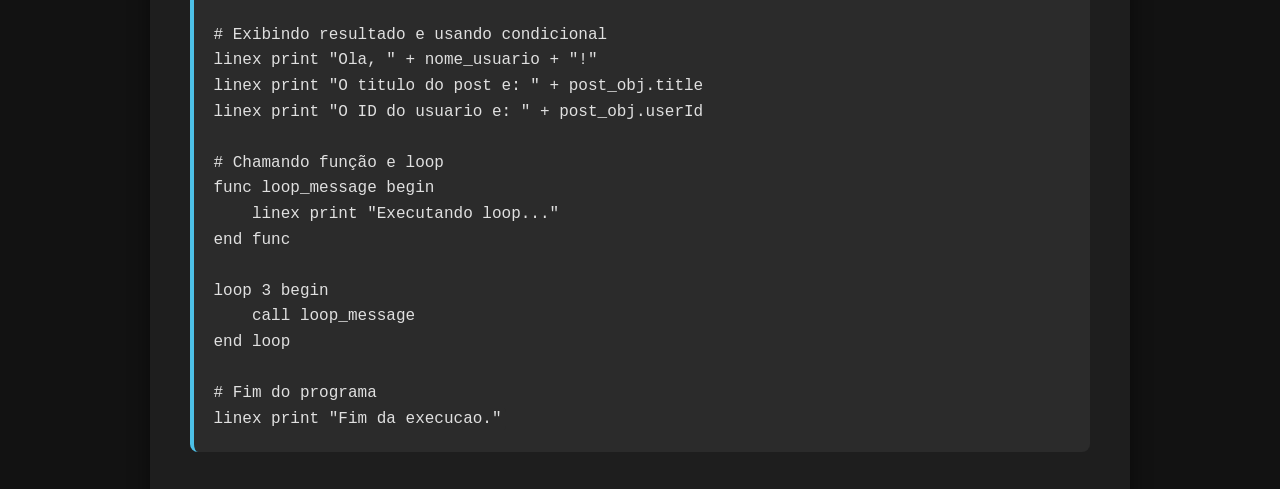
<file: templates/documentacao.html>
<!DOCTYPE html>
<html lang="pt-BR">
<head>
    <meta charset="UTF-8">
    <meta name="viewport" content="width=device-width, initial-scale=1.0">
    <title>Documentação da Linguagem Linex</title>
    <style>
        :root {
            --bg-color-dark: #121212;
            --bg-color-medium: #1e1e1e;
            --bg-color-light: #2b2b2b;
            --text-color-light: #e0e0e0;
            --text-color-primary: #4dc0e7;
            --border-color: #333;
        }
        
        body {
            font-family: -apple-system, BlinkMacSystemFont, "Segoe UI", Roboto, Helvetica, Arial, sans-serif;
            line-height: 1.6;
            margin: 0;
            padding: 2em;
            background-color: var(--bg-color-dark);
            color: var(--text-color-light);
            transition: background-color 0.3s ease;
        }
        .container {
            max-width: 900px;
            margin: auto;
            background: var(--bg-color-medium);
            padding: 2.5em;
            border-radius: 12px;
            box-shadow: 0 4px 20px rgba(0, 0, 0, 0.5);
        }
        h1, h2, h3 {
            color: var(--text-color-primary);
            border-bottom: 2px solid var(--border-color);
            padding-bottom: 0.5em;
            margin-top: 2em;
        }
        h1 {
            border-bottom: 4px solid var(--text-color-primary);
            font-size: 2.5em;
        }
        pre {
            background-color: var(--bg-color-light);
            border-left: 4px solid var(--text-color-primary);
            padding: 1.5em;
            overflow-x: auto;
            border-radius: 6px;
            margin-top: 1em;
            margin-bottom: 1.5em;
        }
        code {
            font-family: "Fira Code", "JetBrains Mono", "Inconsolata", monospace;
            background-color: var(--bg-color-light);
            padding: 2px 4px;
            border-radius: 4px;
        }
        .code-block {
            background-color: var(--bg-color-light);
            padding: 1.5em;
            border-radius: 8px;
            white-space: pre;
            overflow-x: auto;
        }
        a {
            color: var(--text-color-primary);
            text-decoration: none;
            transition: color 0.3s ease;
        }
        a:hover {
            color: #8beaff;
        }
        ul {
            list-style-type: none;
            padding: 0;
        }
        ul li {
            margin-bottom: 0.5em;
        }
        .back-button {
            display: inline-block;
            background-color: var(--text-color-primary);
            color: var(--bg-color-dark);
            padding: 10px 20px;
            text-decoration: none;
            border-radius: 8px;
            font-weight: bold;
            transition: background-color 0.3s ease, transform 0.2s ease;
        }
        .back-button:hover {
            background-color: #8beaff;
            transform: translateY(-2px);
        }
        .header {
            display: flex;
            justify-content: space-between;
            align-items: center;
            margin-bottom: 2em;
        }
    </style>
</head>
<body>
    <div class="container">
        <div class="header">
            <a href="/ide" class="back-button">← Voltar para a IDE</a>
        </div>
        
        <h1>Documentação da Linguagem Linex</h1>
        <p>Bem-vindo à documentação oficial da linguagem de programação <strong>Linex</strong>. Criada para ser simples e poderosa, Linex permite que você execute comandos sequenciais e lógicos de forma clara e objetiva. Esta documentação é o seu guia completo para dominar a linguagem.</p>

        ---
        <h2>Sumário</h2>
        <ul>
            <li><a href="#intro">1. Introdução</a></li>
            <li><a href="#sintaxe">2. Sintaxe Básica</a></li>
            <li><a href="#comandos">3. Comandos Principais</a></li>
            <li><a href="#bib">4. Bibliotecas Padrão</a></li>
            <li><a href="#exemplo">5. Exemplo de Código Completo</a></li>
        </ul>
        
        ---
        <h2 id="intro">1. Introdução</h2>
        <p><strong>O que é Linex?</strong><br>Linex é uma linguagem interpretada, ideal para automação de tarefas simples, processamento de dados e scripts. Sua filosofia de design prioriza a legibilidade e a sintaxe intuitiva, tornando-a perfeita para iniciantes em programação.</p>
        
        ---
        <h2 id="sintaxe">2. Sintaxe Básica</h2>
        <p>Todo programa Linex deve começar com o comando de inicialização. Os comandos são executados em ordem, linha por linha.</p>
        <pre><code class="linex-code">linex init project

# Seu codigo comeca aqui...
# Cada comando em uma nova linha.
</code></pre>

        <h3>Comentários</h3>
        <p>Use o caractere <code>#</code> para adicionar comentários e anotações. O interpretador ignora qualquer coisa após ele.</p>
        <pre><code># Este e um comentario sobre a proxima linha.
linex print "Iniciando o script..."</code></pre>

        ---
        <h2 id="comandos">3. Comandos Principais</h2>

        <h3><code>linex print "msg"</code> | <code>linex print var</code></h3>
        <p>Exibe uma mensagem ou o valor de uma variável. O operador <code>+</code> pode ser usado para concatenar texto e variáveis.</p>
        <pre><code>linex print "Ola, mundo!"
linex print "O resultado e: " + resultado</code></pre>

        <h3><code>var nome = valor</code></h3>
        <p>Declara ou atualiza uma variável. O valor pode ser uma string (entre aspas), um número, ou uma expressão de cálculo.</p>
        <pre><code>var nome = "Miguel"
var idade = 30
var ano_nascimento = calc 2024 - idade</code></pre>
        
        <h3><code>calc expressao</code></h3>
        <p>Realiza uma operação matemática e retorna o resultado. É frequentemente usado em conjunto com o comando <code>var</code>. A expressão pode conter variáveis e funções de bibliotecas padrão.</p>
        <pre><code>calc 10 * 5
var valor_final = calc (100 + 50) / 2</code></pre>

        <h3><code>input variavel</code></h3>
        <p>Lê uma linha de entrada e a armazena na variável especificada.</p>
        <pre><code>input nome_do_usuario</code></pre>
        
        <h3><code>request get "url" to var_name</code></h3>
        <p>Faz uma requisição HTTP GET para uma URL e salva o conteúdo da resposta na variável especificada.</p>
        <pre><code>request get "https://api.github.com/users/octocat" to dados_json</code></pre>

        <h3><code>json load var_name_string to var_name_json</code></h3>
        <p>Converte uma string JSON armazenada em uma variável para um objeto Linex, permitindo o acesso a seus dados internos.</p>
        <pre><code>json load dados_json to dados_obj
linex print dados_obj.login # Acessando um campo do objeto
linex print dados_obj.id</code></pre>
        
        <h3><code>sleep segundos</code></h3>
        <p>Pausa a execução do script por um número de segundos especificado.</p>
        <pre><code>linex print "Aguardando 2 segundos..."
sleep 2</code></pre>
        
        <h3><code>if condicao begin ... end if</code></h3>
        <p>Executa um bloco de código se a condição for verdadeira. Também suporta <code>else</code> para um bloco alternativo.</p>
        <pre><code>if idade > 18 begin
    linex print "Voce e maior de idade."
else begin
    linex print "Voce e menor de idade."
end if</code></pre>
        
        <h3><code>loop numero begin ... end loop</code></h3>
        <p>Executa um bloco de código um número fixo de vezes.</p>
        <pre><code>loop 3 begin
    linex print "Loop em execucao."
end loop</code></pre>

        <h3><code>func nome begin ... end func</code></h3>
        <p>Define uma função, um bloco de código reutilizável.</p>
        <pre><code>func saudacao begin
    linex print "Ola, do interior da funcao!"
end func</code></pre>

        <h3><code>call nome</code></h3>
        <p>Executa o código de uma função.</p>
        <pre><code>call saudacao</code></pre>

        <h3><code>save "arquivo"</code> | <code>load "arquivo"</code></h3>
        <p><strong><code>save</code>:</strong> Salva todas as variáveis em um arquivo JSON.
        <br><strong><code>load</code>:</strong> Carrega variáveis de um arquivo JSON.</p>
        <pre><code>save "dados_do_jogo"
load "dados_do_jogo"</code></pre>
        
        ---
        <h2 id="bib">4. Bibliotecas Padrão</h2>
        <p>A linguagem Linex possui acesso a diversas funções e módulos de bibliotecas padrão do Python para tarefas comuns. Você pode usá-los dentro de expressões e comandos como <code>calc</code> e <code>var</code>.</p>
        
        <h3><code>math</code></h3>
        <p>Acesse funções matemáticas como <code>math.sqrt()</code> (raiz quadrada) e <code>math.pi</code> (o valor de PI).</p>
        <pre><code>var area = calc math.pi * 5 * 5
linex print "A raiz quadrada de 16 e: " + math.sqrt(16)</code></pre>
        
        <h3><code>random</code></h3>
        <p>Gere números aleatórios com <code>random.randint()</code>.</p>
        <pre><code>var numero_aleatorio = calc random.randint(1, 10)
linex print "Seu numero da sorte e: " + numero_aleatorio</code></pre>
        
        <h3><code>datetime</code></h3>
        <p>Obtenha a data e hora atuais usando <code>datetime.now()</code>.</p>
        <pre><code>var agora = datetime.now()
linex print "Data e hora atuais: " + agora</code></pre>
        
        <h3><code>Counter</code></h3>
        <p>Use a estrutura de dados <code>Counter</code> para contar elementos em uma coleção.</p>
        <pre><code>var lista_frutas = ["maca", "banana", "maca", "laranja"]
var contagem = Counter(lista_frutas)
linex print "Contagem de frutas: " + contagem</code></pre>

        ---
        <h2 id="exemplo">5. Exemplo de Código Completo</h2>
        <p>Este script demonstra o uso de vários comandos para criar um pequeno programa interativo.</p>
        <pre class="code-block"><code>linex init project

# Boas-vindas
linex print "Bem-vindo ao Linex!"
linex print "Versão 1.2"
sleep 1

# Entrada e calculo com bibliotecas
input nome_usuario
var idade = calc 2025 - 1990 # Exemplo de calc

# Requisição web
request get "https://jsonplaceholder.typicode.com/posts/1" to post_data
json load post_data to post_obj

# Exibindo resultado e usando condicional
linex print "Ola, " + nome_usuario + "!"
linex print "O titulo do post e: " + post_obj.title
linex print "O ID do usuario e: " + post_obj.userId

# Chamando função e loop
func loop_message begin
    linex print "Executando loop..."
end func

loop 3 begin
    call loop_message
end loop

# Fim do programa
linex print "Fim da execucao."
</code></pre>
    </div>
</body>
</html>
</file>
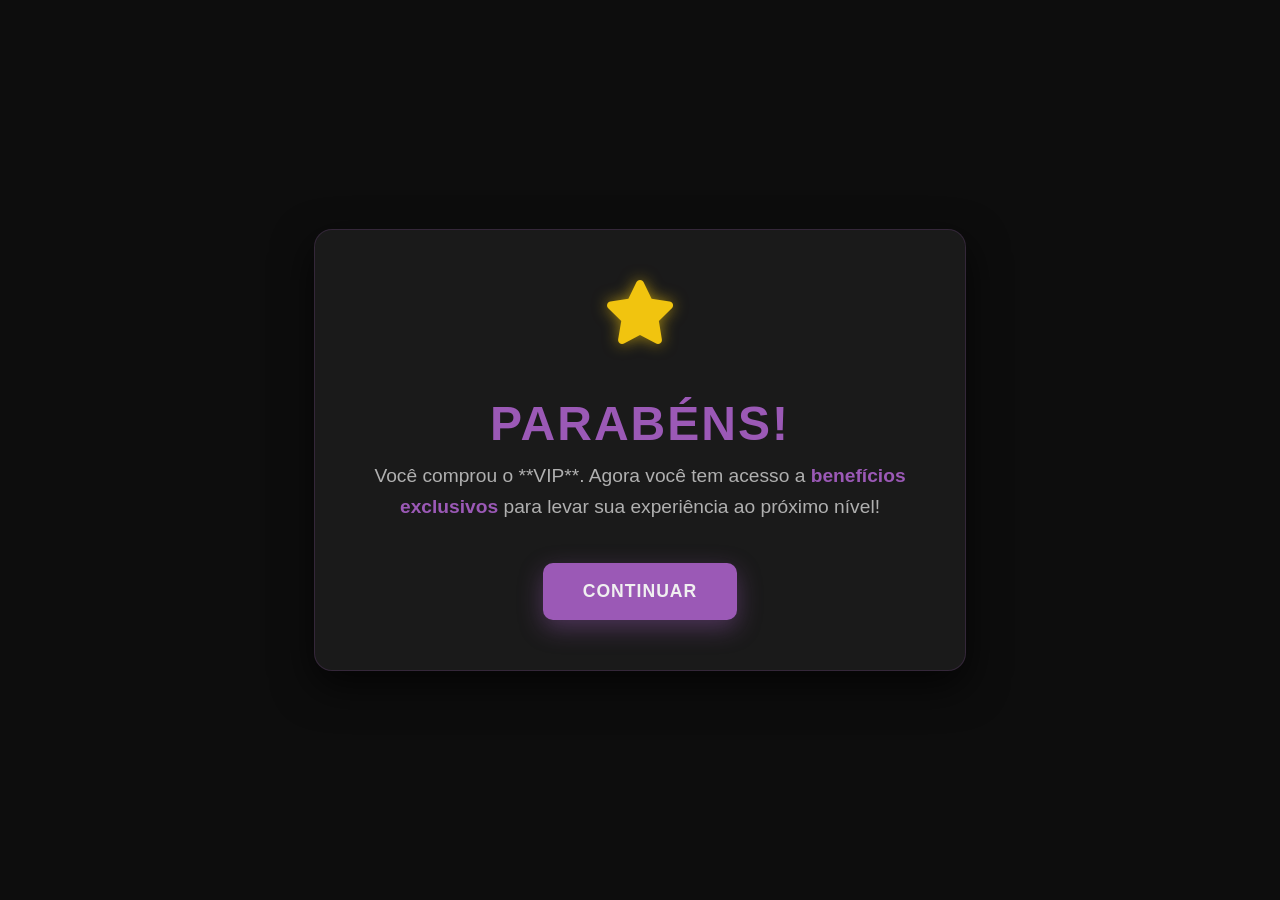
<file: templates/inicio.html>
<!DOCTYPE html>
<html lang="pt-BR">
<head>
    <meta charset="UTF-8">
    <meta name="viewport" content="width=device-width, initial-scale=1.0">
    <title>Parabéns VIP!</title>
    <link rel="stylesheet" href="https://cdnjs.cloudflare.com/ajax/libs/font-awesome/6.0.0-beta3/css/all.min.css">
    
    <style>
        /* Paleta de Cores e Configurações Globais */
        :root {
            --color-dark-background: #0d0d0d; /* Fundo mais escuro */
            --color-card-background: #1a1a1a; /* Fundo do card */
            --color-text-primary: #f0f0f0;
            --color-highlight-purple: #9b59b6; /* Roxo/Magenta */
            --color-highlight-yellow: #f1c40f; /* Amarelo/Dourado */
            --color-button-hover: #b070c7;
            --transition-speed: 0.4s;
            --button-click-color: #7d4493;
        }

        /* Estilos de Corpo e Fundo */
        body {
            background-color: var(--color-dark-background);
            color: var(--color-text-primary);
            font-family: 'Segoe UI', Tahoma, Geneva, Verdana, sans-serif;
            display: flex;
            justify-content: center;
            align-items: center;
            min-height: 100vh;
            margin: 0;
            overflow: hidden;
            perspective: 1000px; /* Para efeitos 3D */
        }

        /* Card Principal */
        .vip-card {
            background-color: var(--color-card-background);
            border-radius: 18px;
            padding: 50px;
            text-align: center;
            max-width: 550px;
            width: 100%;
            box-shadow: 0 15px 40px rgba(0, 0, 0, 0.7);
            border: 1px solid rgba(155, 89, 182, 0.2); /* Borda sutil */

            /* Estado Inicial (Escondido) */
            opacity: 0;
            transform: translateY(30px) scale(0.95) rotateX(-10deg);
            transition: all 1s cubic-bezier(0.25, 0.46, 0.45, 0.94); /* Transição de entrada mais suave */
        }

        /* Classe para mostrar o card (via JS) */
        .vip-card.is-visible {
            opacity: 1;
            transform: translateY(0) scale(1) rotateX(0deg);
        }

        /* Título e Mensagem */
        .title {
            font-size: 3em;
            color: var(--color-highlight-purple);
            margin-bottom: 10px;
            letter-spacing: 2px;
            font-weight: 800;
        }

        .message {
            font-size: 1.2em;
            line-height: 1.6;
            margin: 0 0 40px 0;
            color: #b0b0b0;
        }

        .highlight {
            color: var(--color-highlight-purple);
            font-weight: bold;
        }

        /* Estrela VIP */
        .vip-star {
            font-size: 4em;
            color: var(--color-highlight-yellow);
            text-shadow: 0 0 15px rgba(241, 196, 15, 0.6);
            margin-bottom: 20px;
            display: inline-block;
            animation: pulse 2s infinite alternate; /* Animação sutil de pulsar */
        }

        @keyframes pulse {
            0% { transform: scale(1); opacity: 0.9; }
            100% { transform: scale(1.05); opacity: 1; }
        }

        /* Botão Continuar */
        .continue-button {
            background-color: var(--color-highlight-purple);
            color: var(--color-text-primary);
            border: none;
            border-radius: 10px;
            padding: 18px 40px;
            font-size: 1.1em;
            font-weight: bold;
            cursor: pointer;
            letter-spacing: 1px;
            box-shadow: 0 8px 25px rgba(155, 89, 182, 0.4);
            /* Transição Fluida! */
            transition: all var(--transition-speed) ease-in-out;
            position: relative;
            overflow: hidden; /* Para o efeito de onda/ripple */
        }

        .continue-button:hover {
            background-color: var(--color-button-hover);
            transform: translateY(-5px) scale(1.02);
            box-shadow: 0 15px 35px rgba(155, 89, 182, 0.6);
        }

        .continue-button:active {
            background-color: var(--button-click-color);
            transform: translateY(-2px) scale(0.99);
            box-shadow: 0 5px 15px rgba(155, 89, 182, 0.4);
        }

        /* Efeito de Confete (CSS + JS) */
        .confetti {
            position: absolute;
            width: 10px;
            height: 10px;
            background-color: var(--color-highlight-purple);
            border-radius: 50%;
            pointer-events: none;
            opacity: 0;
            z-index: 9999;
            animation: confetti-fall 2s ease-out forwards;
        }

        /* Cores variadas para os confetes */
        .confetti:nth-child(3n+1) { background-color: var(--color-highlight-yellow); }
        .confetti:nth-child(3n+2) { background-color: var(--color-highlight-purple); }
        .confetti:nth-child(3n) { background-color: #ffffff; /* branco para contraste */ }

        @keyframes confetti-fall {
            0% { opacity: 1; transform: translateY(0) rotate(0deg); }
            100% { opacity: 0; transform: translateY(500px) rotate(720deg); }
        }
    </style>
</head>
<body>
    <div class="vip-card" id="vipCard">
        <i class="fas fa-star vip-star"></i>
        
        <h1 class="title">PARABÉNS!</h1>
        
        <p class="message">
            Você comprou o **VIP**. Agora você tem acesso a <span class="highlight">benefícios exclusivos</span> para levar sua experiência ao próximo nível!
        </p>
        
        <button class="continue-button" id="continueButton">
            CONTINUAR
        </button>
    </div>

    <script>
        document.addEventListener('DOMContentLoaded', () => {
            const vipCard = document.getElementById('vipCard');
            const continueButton = document.getElementById('continueButton');

            // 1. Animação de entrada do Card (mais fluida com JS)
            setTimeout(() => {
                vipCard.classList.add('is-visible');
            }, 100); // Pequeno atraso para garantir o CSS inicial

            // 2. Função de Efeito Confetes
            function launchConfetti(x, y) {
                const colors = ['var(--color-highlight-purple)', 'var(--color-highlight-yellow)', '#ffffff'];
                const numberOfConfetti = 20;
                
                for (let i = 0; i < numberOfConfetti; i++) {
                    const confetti = document.createElement('div');
                    confetti.classList.add('confetti');
                    
                    // Posição inicial levemente aleatória
                    confetti.style.left = `${x + (Math.random() - 0.5) * 50}px`;
                    confetti.style.top = `${y + (Math.random() - 0.5) * 50}px`;
                    confetti.style.backgroundColor = colors[Math.floor(Math.random() * colors.length)];
                    
                    // Adiciona um pequeno atraso e duração aleatória para um efeito mais natural
                    const duration = 1.5 + Math.random(); 
                    confetti.style.animationDuration = `${duration}s`;
                    confetti.style.animationDelay = `${Math.random() * 0.3}s`;

                    document.body.appendChild(confetti);

                    // Remove o confete do DOM após a animação
                    setTimeout(() => {
                        confetti.remove();
                    }, duration * 1000 + 500);
                }
            }

            // 3. Efeito ao clicar no botão
            continueButton.addEventListener('click', (event) => {
                // Efeito Confetes no local do clique do botão
                const rect = continueButton.getBoundingClientRect();
                const buttonCenterX = rect.left + rect.width / 2;
                const buttonCenterY = rect.top + rect.height / 2;
                
                launchConfetti(buttonCenterX, buttonCenterY);

                // Feedback visual de clique no botão (já tratado no CSS :active)
                
                // Exemplo: Simular a navegação após um breve delay
                // setTimeout(() => {
                //     window.location.href = "/pagina-de-beneficios-vip"; 
                // }, 500); 
            });
        });
    </script>
</body>
</html>
</file>
